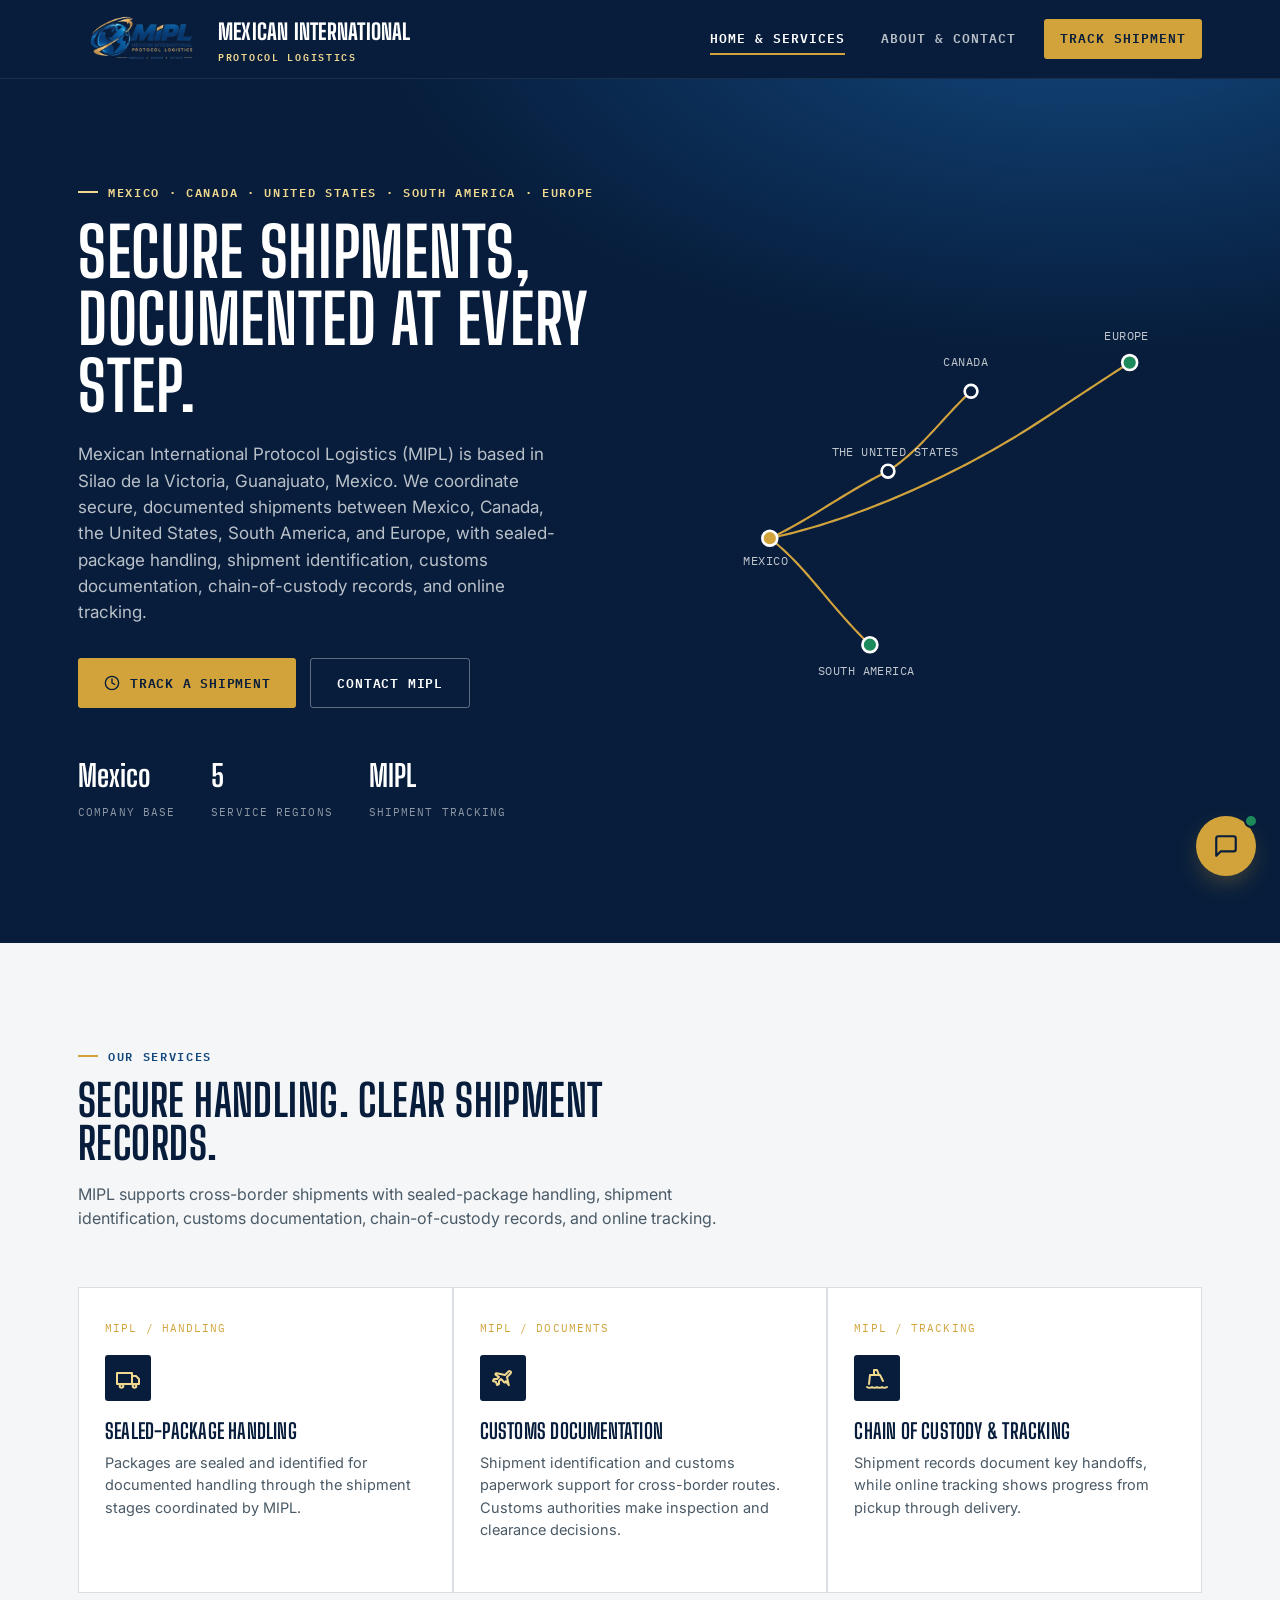
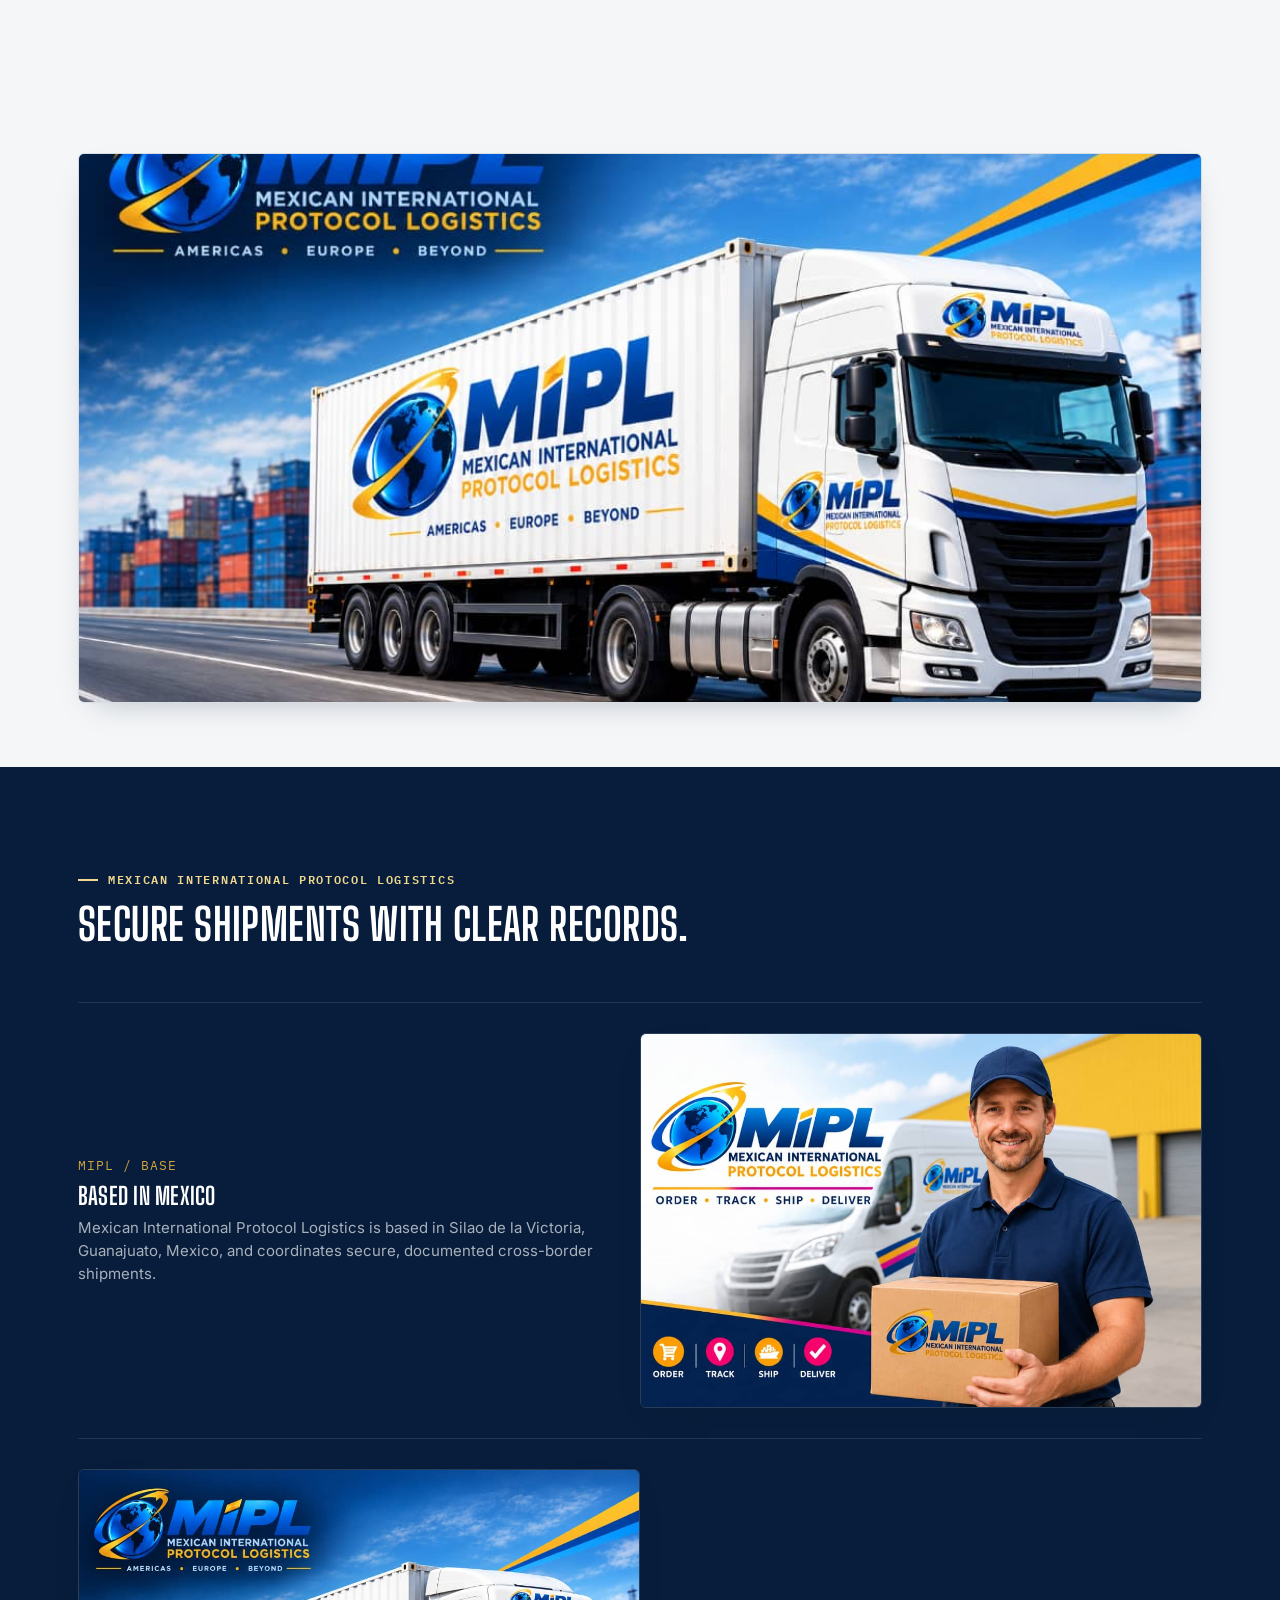
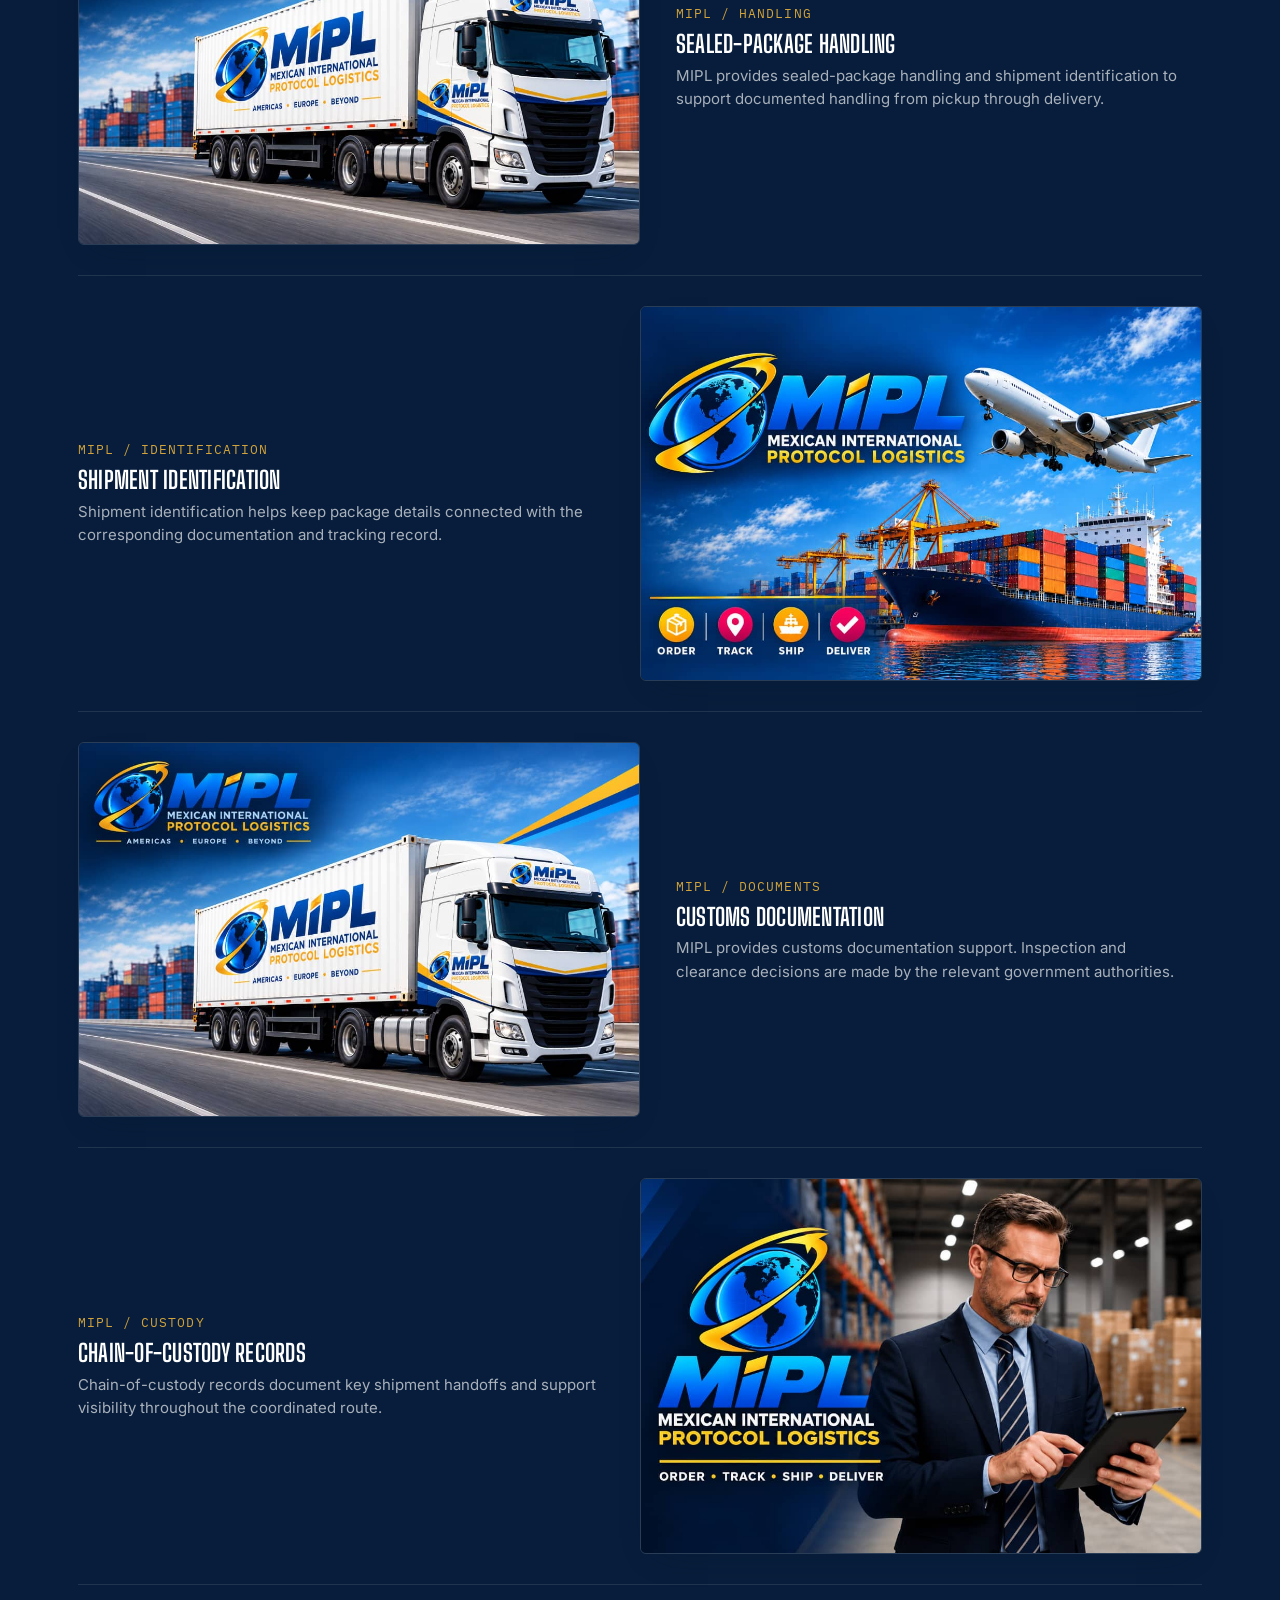
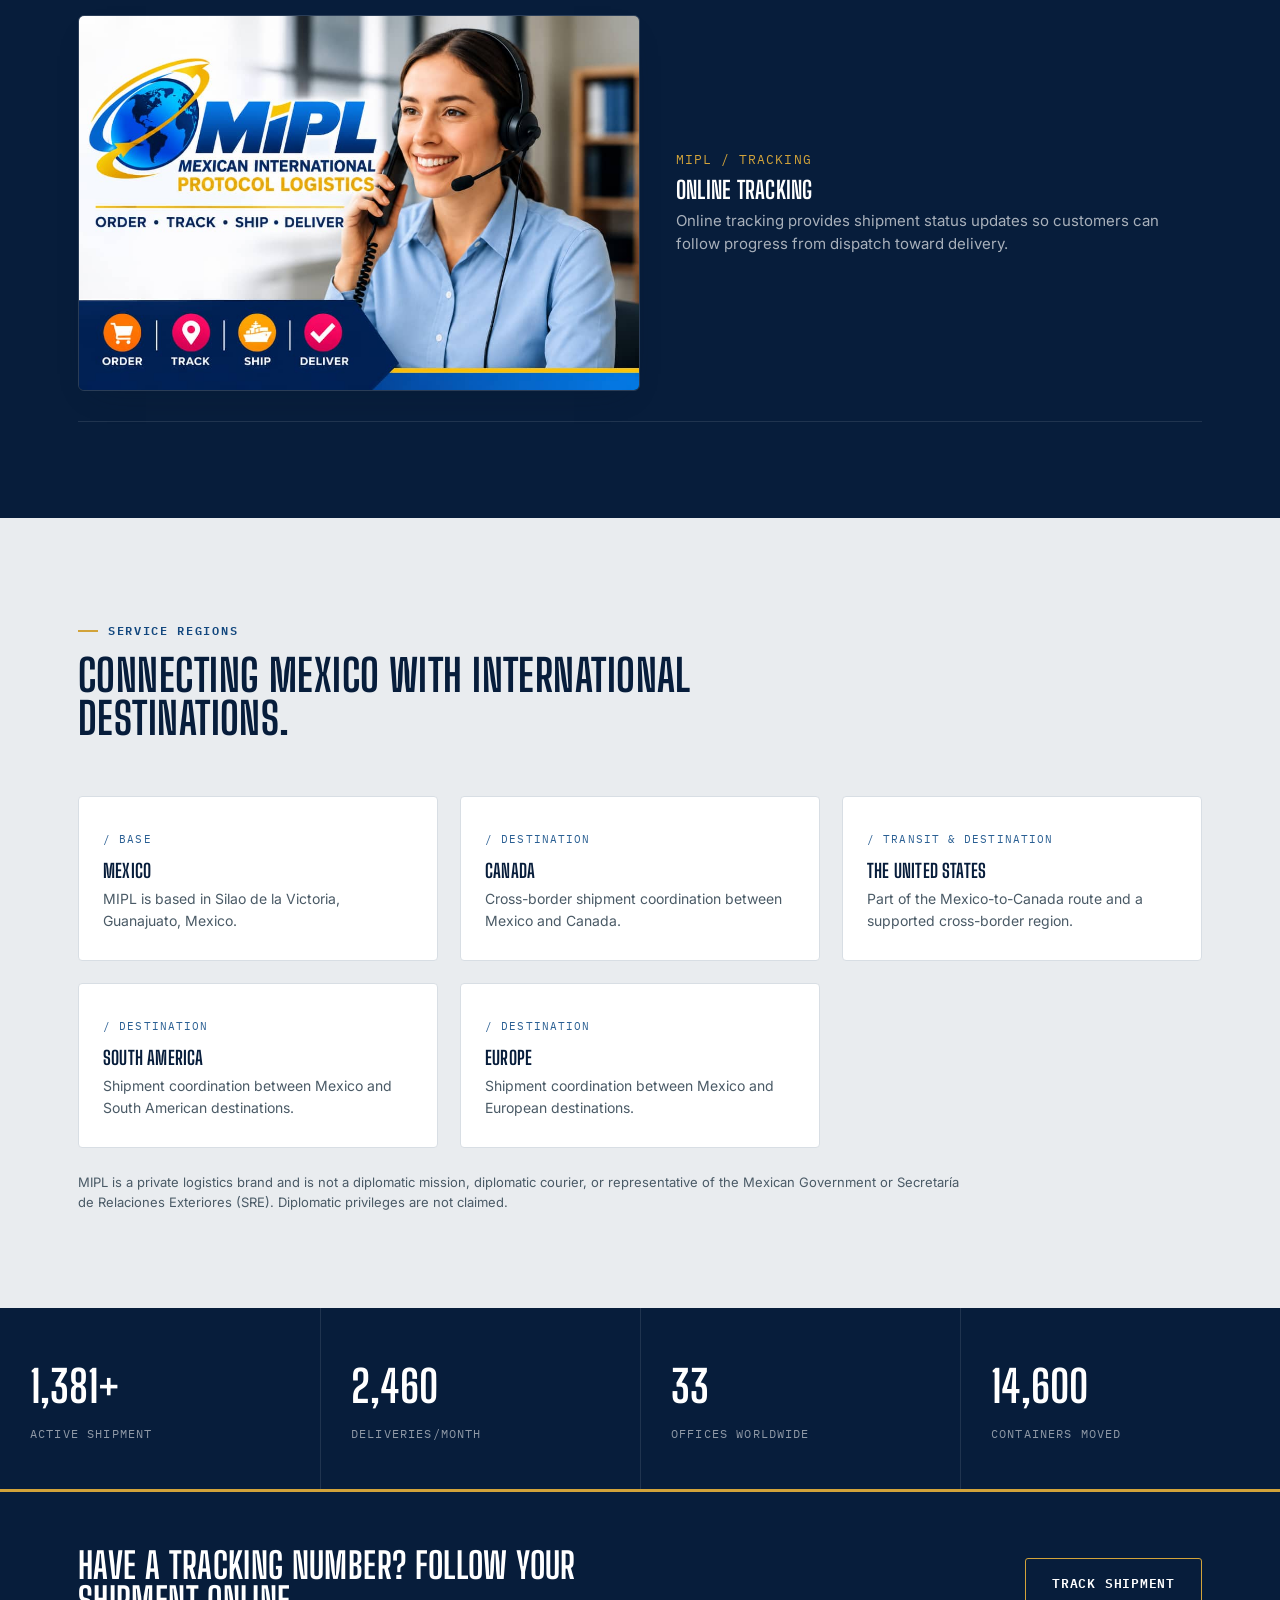
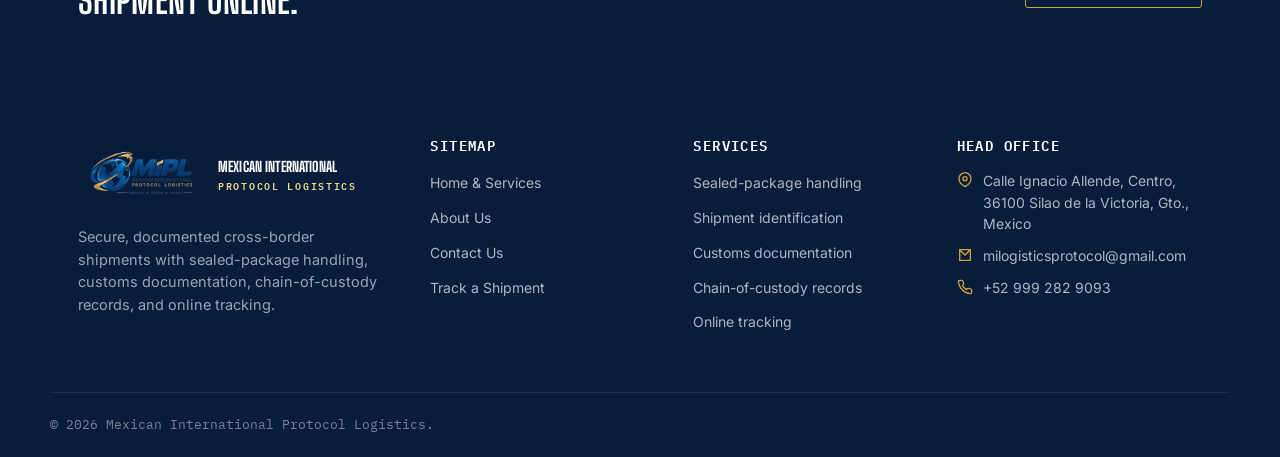
<file: index.html>
<!DOCTYPE html>
<html lang="en">
<head>
<meta charset="UTF-8">
<meta name="viewport" content="width=device-width, initial-scale=1.0">
<title>Mexican International Protocol Logistics (MIPL)</title>
<meta name="description" content="MIPL is a Mexico-based cross-border logistics service for secure, documented shipments between Mexico, Canada, the United States, South America, and Europe.">

<link rel="icon" type="image/png" href="image/favicon.png">
<link rel="stylesheet" href="css/style.css">
</head>
<body>

<header class="site-header">
  <div class="wrap header-inner">
    <a href="index.html" class="brand">
      <span class="brand-mark"><img src="image/logo.png" alt="Mexican International Protocol Logistics logo"></span>
      <span>Mexican International<br><small>Protocol Logistics</small></span>
    </a>
    <button class="nav-toggle" type="button" aria-label="Toggle navigation" aria-expanded="false">
      <span></span><span></span><span></span>
    </button>
    <nav class="main-nav" aria-label="Primary">
      <a href="index.html" class="is-active">Home &amp; Services</a>
      <a href="about-contact.html">About &amp; Contact</a>
      <a href="my-shipment.html" class="nav-cta">Track Shipment</a>
    </nav>
  </div>
</header>

<!-- ============================================================ HERO -->
<section class="hero">
  <div class="wrap hero-grid">
    <div>
      <span class="eyebrow hero-eyebrow">Mexico &middot; Canada &middot; United States &middot; South America &middot; Europe</span>
      <h1>Secure shipments,<br>documented at every step.</h1>
      <p class="lede">Mexican International Protocol Logistics (MIPL) is based in Silao de la Victoria, Guanajuato, Mexico. We coordinate secure, documented shipments between Mexico, Canada, the United States, South America, and Europe, with sealed-package handling, shipment identification, customs documentation, chain-of-custody records, and online tracking.</p>
      <div class="hero-actions">
        <a href="my-shipment.html" class="btn btn-signal">
          <svg viewBox="0 0 24 24" fill="none" stroke="currentColor" stroke-width="2" stroke-linecap="round" stroke-linejoin="round"><circle cx="12" cy="12" r="10"/><path d="M12 6v6l4 2"/></svg>
          Track a Shipment
        </a>
        <a href="about-contact.html#quote" class="btn btn-outline">Contact MIPL</a>
      </div>
      <div class="hero-stats">
        <div class="hero-stat"><b>Mexico</b><span>Company Base</span></div>
        <div class="hero-stat"><b>5</b><span>Service Regions</span></div>
        <div class="hero-stat"><b>MIPL</b><span>Shipment Tracking</span></div>
      </div>
    </div>
    <div class="route-fig">
      <svg viewBox="0 0 480 360" xmlns="http://www.w3.org/2000/svg" role="img" aria-label="Routes from Mexico through the United States to Canada, and from Mexico to South America and Europe">
        <path class="route-path" d="M74,220 C112,203 145,176 185,157 C215,138 237,106 263,82"/>
        <path class="route-path is-live" d="M74,220 C112,203 145,176 185,157 C215,138 237,106 263,82"/>
        <path class="route-path" d="M74,220 C110,248 130,284 168,320"/>
        <path class="route-path is-live" d="M74,220 C110,248 130,284 168,320"/>
        <path class="route-path" d="M74,220 C160,202 260,155 331,108 C363,87 390,69 412,55"/>
        <path class="route-path is-live" d="M74,220 C160,202 260,155 331,108 C363,87 390,69 412,55"/>
        <circle class="route-node origin" cx="74" cy="220" r="7"/>
        <text class="route-tag" x="49" y="245">MEXICO</text>
        <circle class="route-node" cx="185" cy="157" r="6"/>
        <text class="route-tag" x="132" y="143">THE UNITED STATES</text>
        <circle class="route-node" cx="263" cy="82" r="6"/>
        <text class="route-tag" x="237" y="58">CANADA</text>
        <circle class="route-node dest" cx="168" cy="320" r="7"/>
        <text class="route-tag" x="119" y="348">SOUTH AMERICA</text>
        <circle class="route-node dest" cx="412" cy="55" r="7"/>
        <text class="route-tag" x="388" y="34">EUROPE</text>
      </svg>
    </div>
  </div>
</section>

<!-- ============================================================ SERVICES -->
<section class="section" id="services">
  <div class="wrap">
    <div class="section-head">
      <span class="eyebrow">Our Services</span>
      <h2>Secure handling. Clear shipment records.</h2>
      <p>MIPL supports cross-border shipments with sealed-package handling, shipment identification, customs documentation, chain-of-custody records, and online tracking.</p>
    </div>
  </div>
  <div class="wrap">
    <div class="card-grid">

      <article class="service-card">
        <span class="code">MIPL / HANDLING</span>
        <div class="service-icon">
          <svg viewBox="0 0 24 24" fill="none" stroke="currentColor" stroke-width="2" stroke-linecap="round" stroke-linejoin="round"><rect x="1" y="7" width="15" height="11"/><path d="M16 10h4l3 3v5h-7z"/><circle cx="5.5" cy="20" r="1.8"/><circle cx="18.5" cy="20" r="1.8"/></svg>
        </div>
        <h3>Sealed-Package Handling</h3>
        <p>Packages are sealed and identified for documented handling through the shipment stages coordinated by MIPL.</p>
      </article>

      <article class="service-card">
        <span class="code">MIPL / DOCUMENTS</span>
        <div class="service-icon">
          <svg viewBox="0 0 24 24" fill="none" stroke="currentColor" stroke-width="2" stroke-linecap="round" stroke-linejoin="round"><path d="M17.8 19.2 16 11l3.5-3.5a1.4 1.4 0 0 0-2-2L14 9l-8.2-1.8a1 1 0 0 0-1 1.65L8 11l-2 2H3l-1 2 3 1 1 3 2-1v-3l2-2 3.15 3.2a1 1 0 0 0 1.65-1z"/></svg>
        </div>
        <h3>Customs Documentation</h3>
        <p>Shipment identification and customs paperwork support for cross-border routes. Customs authorities make inspection and clearance decisions.</p>
      </article>

      <article class="service-card">
        <span class="code">MIPL / TRACKING</span>
        <div class="service-icon">
          <svg viewBox="0 0 24 24" fill="none" stroke="currentColor" stroke-width="2" stroke-linecap="round" stroke-linejoin="round"><path d="M2 21c1.6 1 3.4 1 5 0 1.6 1 3.4 1 5 0 1.6 1 3.4 1 5 0 1.6 1 3.4 1 5 0"/><path d="M4 18l1-9h10l3 6"/><path d="M9 9V4h3l2 5"/></svg>
        </div>
        <h3>Chain of Custody &amp; Tracking</h3>
        <p>Shipment records document key handoffs, while online tracking shows progress from pickup through delivery.</p>
      </article>

    </div>
  </div>
</section>

<!-- ============================================================ PHOTO BANNER -->
<section class="section-tight">
  <div class="wrap">
    <div class="media-frame" style="height:550px;">
      <img src="image/hero-placeholder.jpeg" alt="Mexican International Protocol Logistics cross-border shipments">
    </div>
  </div>
</section>

<!-- ============================================================ WHY CHOOSE US -->
<section class="section section-navy">
  <div class="wrap">
    <div class="section-head">
      <span class="eyebrow hero-eyebrow">Mexican International Protocol Logistics</span>
      <h2>Secure shipments with clear records.</h2>
    </div>
    <div class="reason-list">
      <div class="reason-row">
        <div class="media-frame on-dark reason-img" style="width: 50%; height: 100%;"><img src="image/reason-01.jpeg" alt="MIPL cross-border logistics"></div>
        <div class="reason-content">
          <span class="reason-code">MIPL / BASE</span>
          <h3>Based in Mexico</h3>
          <p>Mexican International Protocol Logistics is based in Silao de la Victoria, Guanajuato, Mexico, and coordinates secure, documented cross-border shipments.</p>
        </div>
      </div>
      <div class="reason-row">
        <div class="media-frame on-dark reason-img" style="width: 50%; height: 100%;"><img src="image/reason-02.jpeg" alt="Sealed-package handling"></div>
        <div class="reason-content">
          <span class="reason-code">MIPL / HANDLING</span>
          <h3>Sealed-Package Handling</h3>
          <p>MIPL provides sealed-package handling and shipment identification to support documented handling from pickup through delivery.</p>
        </div>
      </div>
      <div class="reason-row">
        <div class="media-frame on-dark reason-img" style="width: 50%; height: 100%;"><img src="image/reason-03.jpeg" alt="Shipment identification"></div>
        <div class="reason-content">
          <span class="reason-code">MIPL / IDENTIFICATION</span>
          <h3>Shipment Identification</h3>
          <p>Shipment identification helps keep package details connected with the corresponding documentation and tracking record.</p>
        </div>
      </div>
      <div class="reason-row">
        <div class="media-frame on-dark reason-img" style="width: 50%; height: 100%;"><img src="image/reason-04.jpeg" alt="Customs documentation"></div>
        <div class="reason-content">
          <span class="reason-code">MIPL / DOCUMENTS</span>
          <h3>Customs Documentation</h3>
          <p>MIPL provides customs documentation support. Inspection and clearance decisions are made by the relevant government authorities.</p>
        </div>
      </div>
      <div class="reason-row">
        <div class="media-frame on-dark reason-img" style="width: 50%; height: 100%;"><img src="image/reason-05.jpeg" alt="Shipment chain-of-custody records"></div>
        <div class="reason-content">
          <span class="reason-code">MIPL / CUSTODY</span>
          <h3>Chain-of-Custody Records</h3>
          <p>Chain-of-custody records document key shipment handoffs and support visibility throughout the coordinated route.</p>
        </div>
      </div>
      <div class="reason-row">
        <div class="media-frame on-dark reason-img" style="width: 50%; height: 100%;"><img src="image/reason-06.jpeg" alt="Online shipment tracking"></div>
        <div class="reason-content">
          <span class="reason-code">MIPL / TRACKING</span>
          <h3>Online Tracking</h3>
          <p>Online tracking provides shipment status updates so customers can follow progress from dispatch toward delivery.</p>
        </div>
      </div>
    </div>
  </div>
</section>

<!-- ============================================================ INDUSTRIES -->
<section class="section section-dim">
  <div class="wrap">
    <div class="section-head">
      <span class="eyebrow">Service Regions</span>
      <h2>Connecting Mexico with international destinations.</h2>
    </div>
    <div class="industry-grid">
      <div class="industry-card"><span class="code">/ BASE</span><h3>Mexico</h3><p>MIPL is based in Silao de la Victoria, Guanajuato, Mexico.</p></div>
      <div class="industry-card"><span class="code">/ DESTINATION</span><h3>Canada</h3><p>Cross-border shipment coordination between Mexico and Canada.</p></div>
      <div class="industry-card"><span class="code">/ TRANSIT &amp; DESTINATION</span><h3>The United States</h3><p>Part of the Mexico-to-Canada route and a supported cross-border region.</p></div>
      <div class="industry-card"><span class="code">/ DESTINATION</span><h3>South America</h3><p>Shipment coordination between Mexico and South American destinations.</p></div>
      <div class="industry-card"><span class="code">/ DESTINATION</span><h3>Europe</h3><p>Shipment coordination between Mexico and European destinations.</p></div>
    </div>
    <p style="margin-top:24px; max-width:900px; font-size:13px; color:#4A5A66;">MIPL is a private logistics brand and is not a diplomatic mission, diplomatic courier, or representative of the Mexican Government or Secretaría de Relaciones Exteriores (SRE). Diplomatic privileges are not claimed.</p>
  </div>
</section>

<!-- ============================================================ SERVICES SUMMARY -->
<div class="stats-strip">
  <div class="stat-block"><b>1,381+</b><span>Active Shipment</span></div>
  <div class="stat-block"><b>2,460</b><span>Deliveries/Month</span></div>
  <div class="stat-block"><b>33</b><span>Offices Worldwide</span></div>
  <div class="stat-block"><b>14,600</b><span>Containers Moved</span></div>
</div>

<!-- ============================================================ CTA -->
<section class="cta-banner">
  <div class="wrap cta-inner">
    <h2>Have a tracking number? Follow your shipment online.</h2>
    <a href="my-shipment.html" class="btn btn-navy">Track Shipment</a>
  </div>
</section>

<!-- ============================================================ FOOTER -->
<footer class="site-footer">
  <div class="wrap footer-grid">
    <div class="footer-brand">
      <a href="index.html" class="brand" style="color:white;">
        <span class="brand-mark"><img src="image/logo.png" alt="Mexican International Protocol Logistics logo"></span>
        <span>Mexican International<br><small>Protocol Logistics</small></span>
      </a>
      <p>Secure, documented cross-border shipments with sealed-package handling, customs documentation, chain-of-custody records, and online tracking.</p>
    </div>
    <div>
      <h4>Sitemap</h4>
      <ul>
        <li><a href="index.html">Home &amp; Services</a></li>
        <li><a href="about-contact.html">About Us</a></li>
        <li><a href="about-contact.html#contact">Contact Us</a></li>
        <li><a href="my-shipment.html">Track a Shipment</a></li>
      </ul>
    </div>
    <div>
      <h4>Services</h4>
      <ul>
        <li><a href="index.html#services">Sealed-package handling</a></li>
        <li><a href="index.html#services">Shipment identification</a></li>
        <li><a href="index.html#services">Customs documentation</a></li>
        <li><a href="index.html#services">Chain-of-custody records</a></li>
        <li><a href="index.html#services">Online tracking</a></li>
      </ul>
    </div>
    <div>
      <h4>Head Office</h4>
      <div class="footer-contact-line">
        <svg viewBox="0 0 24 24" fill="none" stroke="currentColor" stroke-width="2"><path d="M21 10c0 7-9 12-9 12s-9-5-9-12a9 9 0 0 1 18 0z"/><circle cx="12" cy="10" r="3"/></svg>
        <span>Calle Ignacio Allende, Centro, 36100 Silao de la Victoria, Gto., Mexico</span>
      </div>
      <div class="footer-contact-line">
        <svg viewBox="0 0 24 24" fill="none" stroke="currentColor" stroke-width="2"><path d="M4 4h16v16H4z"/><path d="m4 4 8 8 8-8"/></svg>
        <a href="mailto:milogisticsprotocol@gmail.com">milogisticsprotocol@gmail.com</a>
      </div>
      <div class="footer-contact-line">
        <svg viewBox="0 0 24 24" fill="none" stroke="currentColor" stroke-width="2"><path d="M22 16.92v3a2 2 0 0 1-2.18 2 19.79 19.79 0 0 1-8.63-3.07 19.5 19.5 0 0 1-6-6A19.79 19.79 0 0 1 2.12 4.2 2 2 0 0 1 4.11 2h3a2 2 0 0 1 2 1.72c.12.96.36 1.9.7 2.8a2 2 0 0 1-.45 2.11L8.09 9.91a16 16 0 0 0 6 6l1.27-1.27a2 2 0 0 1 2.11-.45c.9.34 1.84.58 2.8.7A2 2 0 0 1 22 16.92z"/></svg>
        <a href="tel:+529992829093">+52 999 282 9093</a>
      </div>
    </div>
  </div>
  <div class="wrap footer-bottom">
    <span>&copy; 2026 Mexican International Protocol Logistics.</span>
  </div>
</footer>
<script src="js/mobile-menu.js"></script>
<script src="js/chat-widget.js"></script>
</body>
</html>
</file>
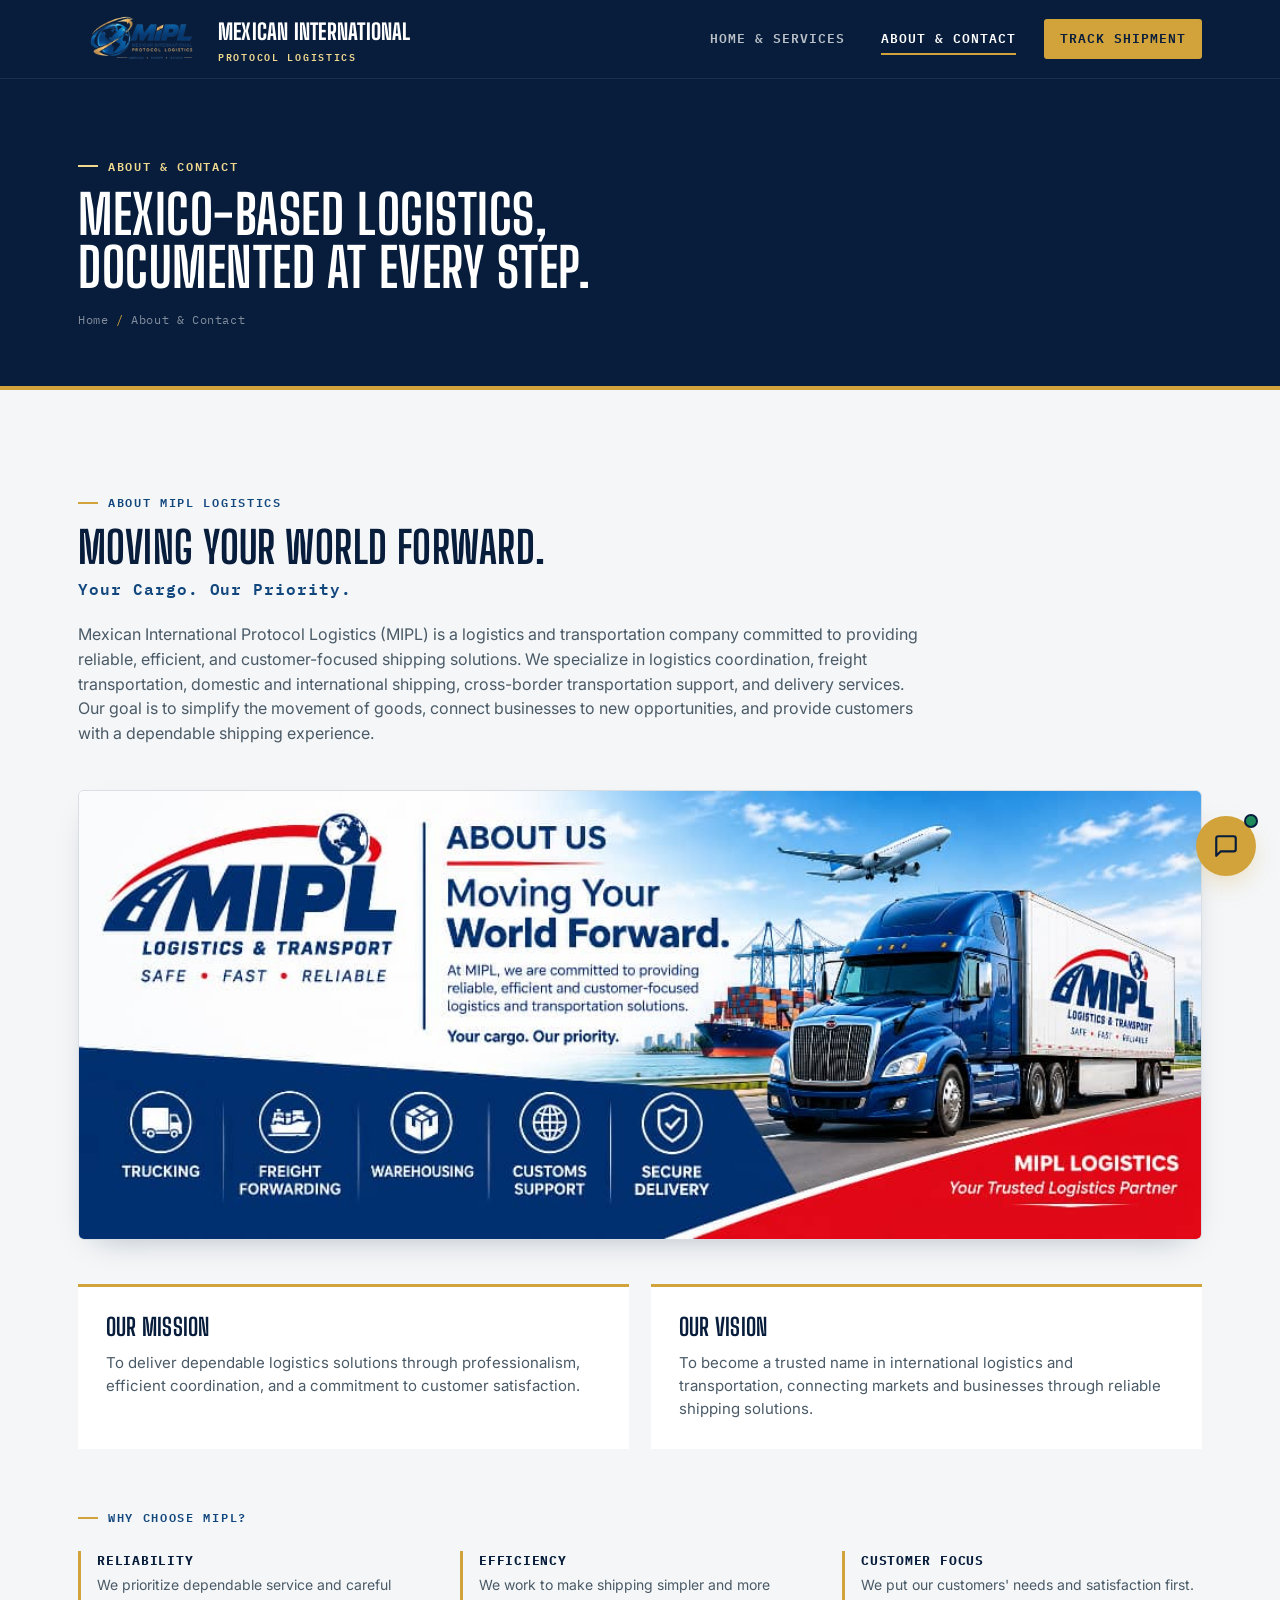
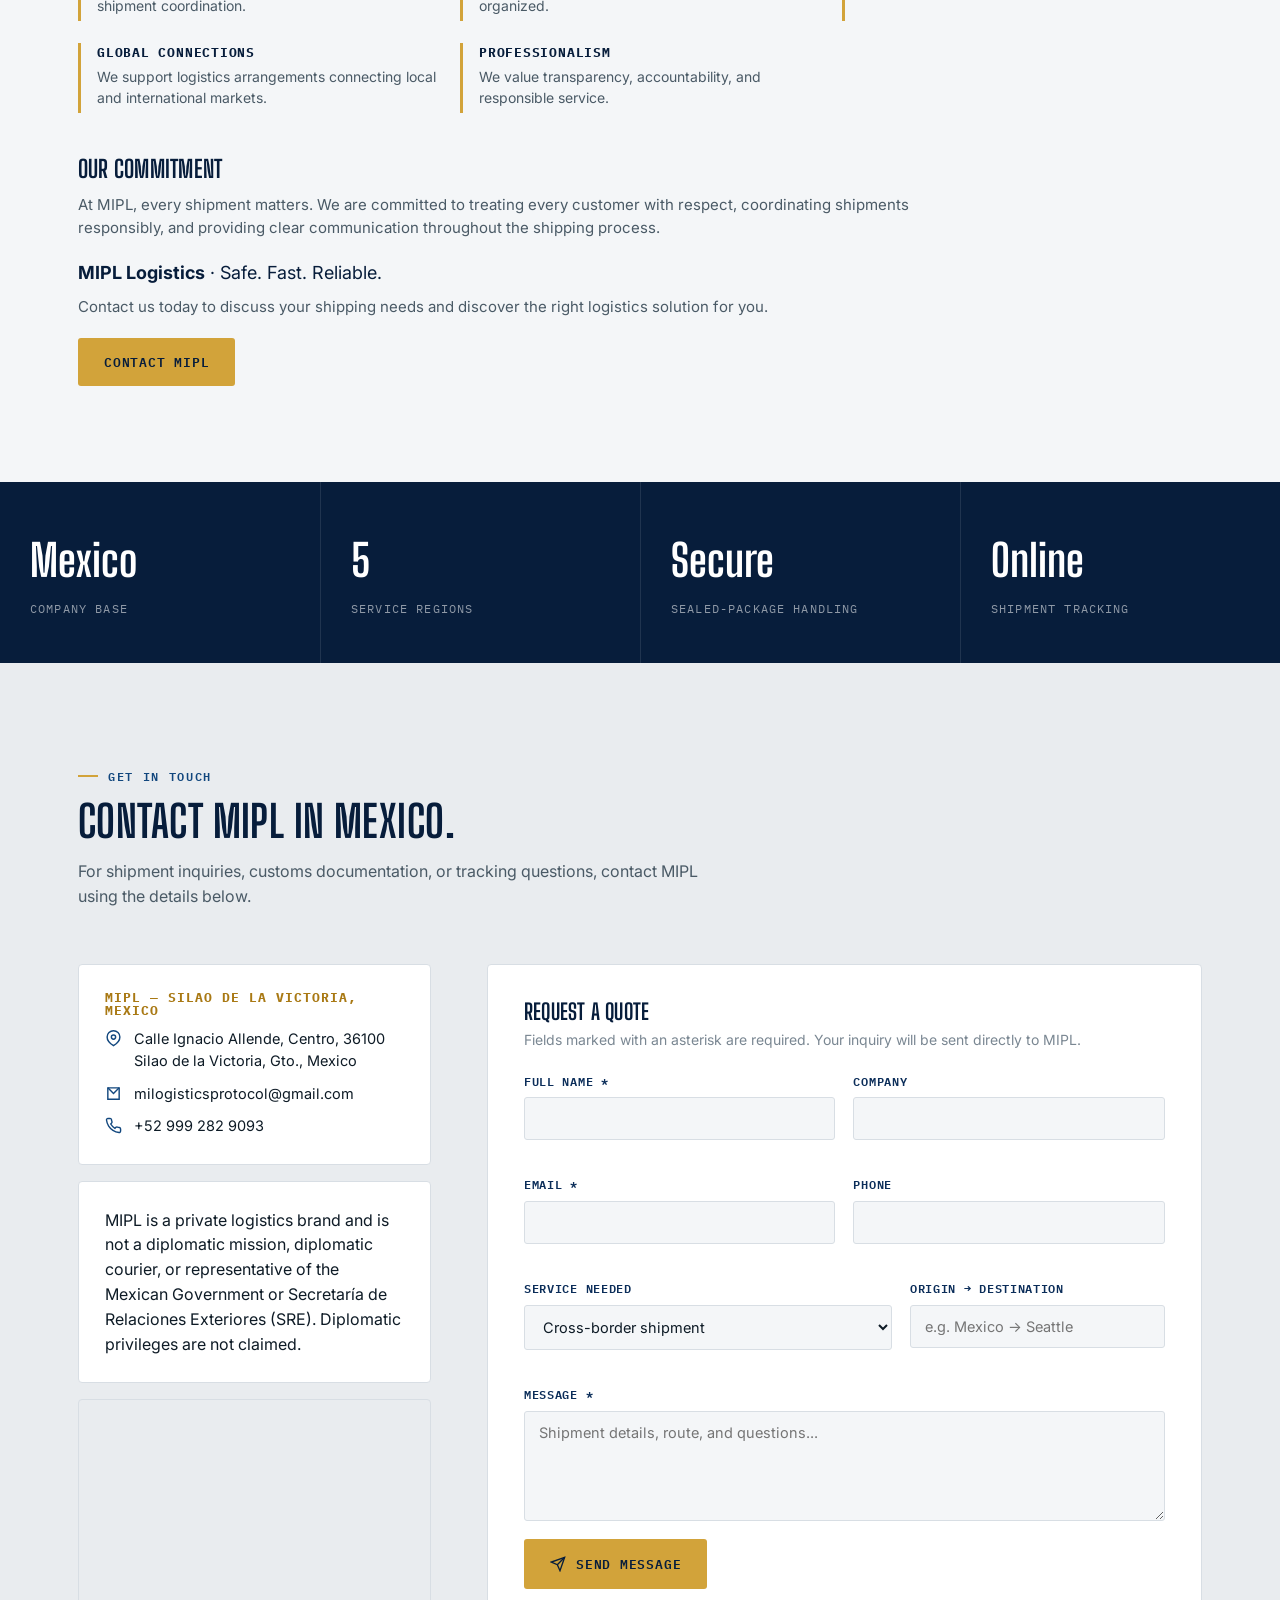
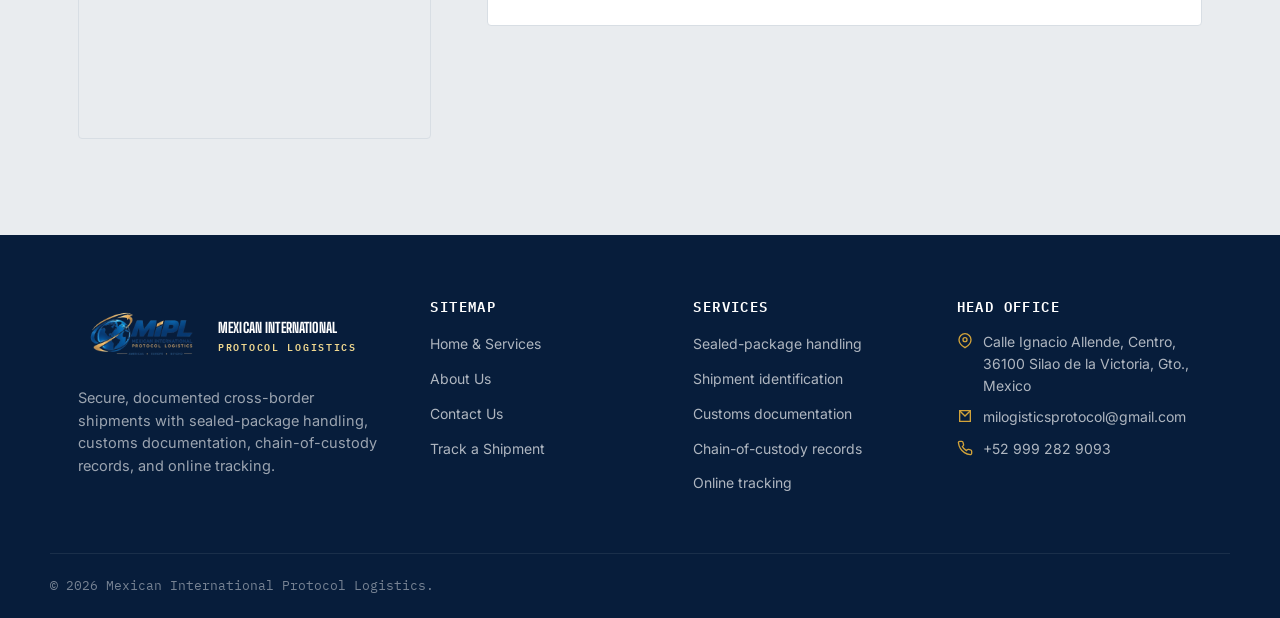
<file: about-contact.html>
<!DOCTYPE html>
<html lang="en">
<head>
<meta charset="UTF-8">
<meta name="viewport" content="width=device-width, initial-scale=1.0">
<title>About &amp; Contact — Mexican International Protocol Logistics</title>
<meta name="description" content="MIPL is a Mexico-based cross-border logistics service for shipments between Mexico, Canada, the United States, South America, and Europe.">

<link rel="icon" type="image/png" href="image/favicon.png">
<link rel="stylesheet" href="css/style.css">
</head>
<body>

<header class="site-header">
  <div class="wrap header-inner">
    <a href="index.html" class="brand">
      <span class="brand-mark"><img src="image/logo.png" alt="Mexican International Protocol Logistics logo"></span>
      <span>Mexican International<br><small>Protocol Logistics</small></span>
    </a>
    <button class="nav-toggle" type="button" aria-label="Toggle navigation" aria-expanded="false">
      <span></span><span></span><span></span>
    </button>
    <nav class="main-nav" aria-label="Primary">
      <a href="index.html">Home &amp; Services</a>
      <a href="about-contact.html" class="is-active">About &amp; Contact</a>
      <a href="my-shipment.html" class="nav-cta">Track Shipment</a>
    </nav>
  </div>
</header>

<section class="page-hero">
  <div class="wrap">
    <span class="eyebrow hero-eyebrow">About &amp; Contact</span>
    <h1>Mexico-based logistics,<br>documented at every step.</h1>
    <p class="breadcrumb"><a href="index.html">Home</a> <span>/</span> About &amp; Contact</p>
  </div>
</section>

<!-- ============================================================ ABOUT -->
<section class="section" id="about">
  <div class="wrap about-content">
    <div class="about-intro">
      <span class="eyebrow">About MIPL Logistics</span>
      <h2>Moving Your World Forward.</h2>
      <p class="about-tagline">Your Cargo. Our Priority.</p>
      <p>Mexican International Protocol Logistics (MIPL) is a logistics and transportation company committed to providing reliable, efficient, and customer-focused shipping solutions. We specialize in logistics coordination, freight transportation, domestic and international shipping, cross-border transportation support, and delivery services. Our goal is to simplify the movement of goods, connect businesses to new opportunities, and provide customers with a dependable shipping experience.</p>
    </div>
    <div class="about-banner media-frame">
      <img src="image/about-banner.jpeg" alt="MIPL Logistics transportation services and commitment to moving your world forward">
    </div>
    <div class="about-values">
      <article class="about-value">
        <h3>Our Mission</h3>
        <p>To deliver dependable logistics solutions through professionalism, efficient coordination, and a commitment to customer satisfaction.</p>
      </article>
      <article class="about-value">
        <h3>Our Vision</h3>
        <p>To become a trusted name in international logistics and transportation, connecting markets and businesses through reliable shipping solutions.</p>
      </article>
    </div>
    <div class="about-why">
      <span class="eyebrow">Why Choose MIPL?</span>
      <div class="about-benefits">
        <div class="about-benefit"><h4>Reliability</h4><p>We prioritize dependable service and careful shipment coordination.</p></div>
        <div class="about-benefit"><h4>Efficiency</h4><p>We work to make shipping simpler and more organized.</p></div>
        <div class="about-benefit"><h4>Customer Focus</h4><p>We put our customers' needs and satisfaction first.</p></div>
        <div class="about-benefit"><h4>Global Connections</h4><p>We support logistics arrangements connecting local and international markets.</p></div>
        <div class="about-benefit"><h4>Professionalism</h4><p>We value transparency, accountability, and responsible service.</p></div>
      </div>
    </div>
    <div class="about-commitment">
      <h3>Our Commitment</h3>
      <p>At MIPL, every shipment matters. We are committed to treating every customer with respect, coordinating shipments responsibly, and providing clear communication throughout the shipping process.</p>
      <p class="about-signoff"><strong>MIPL Logistics</strong> &middot; Safe. Fast. Reliable.</p>
      <p>Contact us today to discuss your shipping needs and discover the right logistics solution for you.</p>
      <a class="btn btn-signal" href="#contact">Contact MIPL</a>
    </div>
  </div>
</section>

<div class="stats-strip">
  <div class="stat-block"><b>Mexico</b><span>Company base</span></div>
  <div class="stat-block"><b>5</b><span>Service regions</span></div>
  <div class="stat-block"><b>Secure</b><span>Sealed-package handling</span></div>
  <div class="stat-block"><b>Online</b><span>Shipment tracking</span></div>
</div>

<!-- ============================================================ CONTACT -->
<section class="section section-dim" id="contact">
  <div class="wrap">
    <div class="section-head">
      <span class="eyebrow">Get In Touch</span>
      <h2>Contact MIPL in Mexico.</h2>
      <p>For shipment inquiries, customs documentation, or tracking questions, contact MIPL using the details below.</p>
    </div>

    <div class="contact-grid">

      <div>
        <div class="contact-card">
          <h4>MIPL — Silao de la Victoria, Mexico</h4>
          <div class="line"><svg viewBox="0 0 24 24" fill="none" stroke="currentColor" stroke-width="2"><path d="M21 10c0 7-9 12-9 12s-9-5-9-12a9 9 0 0 1 18 0z"/><circle cx="12" cy="10" r="3"/></svg><span>Calle Ignacio Allende, Centro, 36100 Silao de la Victoria, Gto., Mexico</span></div>
          <div class="line"><svg viewBox="0 0 24 24" fill="none" stroke="currentColor" stroke-width="2"><path d="M4 4h16v16H4z"/><path d="m4 4 8 8 8-8"/></svg><a href="mailto:milogisticsprotocol@gmail.com">milogisticsprotocol@gmail.com</a></div>
          <div class="line"><svg viewBox="0 0 24 24" fill="none" stroke="currentColor" stroke-width="2"><path d="M22 16.92v3a2 2 0 0 1-2.18 2 19.79 19.79 0 0 1-8.63-3.07 19.5 19.5 0 0 1-6-6A19.79 19.79 0 0 1 2.12 4.2 2 2 0 0 1 4.11 2h3a2 2 0 0 1 2 1.72c.12.96.36 1.9.7 2.8a2 2 0 0 1-.45 2.11L8.09 9.91a16 16 0 0 0 6 6l1.27-1.27a2 2 0 0 1 2.11-.45c.9.34 1.84.58 2.8.7A2 2 0 0 1 22 16.92z"/></svg><a href="tel:+529992829093">+52 999 282 9093</a></div>
        </div>
        <div class="contact-card">MIPL is a private logistics brand and is not a diplomatic mission, diplomatic courier, or representative of the Mexican Government or Secretaría de Relaciones Exteriores (SRE). Diplomatic privileges are not claimed.</div>

        <div class="map-embed">
          <iframe src="https://maps.google.com/maps?q=Calle%20Ignacio%20Allende%2C%20Centro%2C%2036100%20Silao%20de%20la%20Victoria%2C%20Gto.%2C%20Mexico&output=embed" style="border:0; width:100%; height:100%;" loading="lazy" title="MIPL office location map"></iframe>
        </div>
      </div>

      <div class="form-card" id="quote">
        <h3 style="font-size:22px; margin-bottom:6px;">Request a Quote</h3>
        <p style="font-size:14px; color:#7A8792; margin-bottom:22px;">Fields marked with an asterisk are required. Your inquiry will be sent directly to MIPL.</p>
        <form id="contactForm" action="https://formsubmit.co/milogisticsprotocol@gmail.com" method="POST">
          <input type="hidden" name="_subject" value="MIPL shipment inquiry">
          <input type="text" name="_honey" tabindex="-1" autocomplete="off" style="display:none">
          <div class="field-row">
            <div class="field"><label for="fname">Full name *</label><input id="fname" name="fname" type="text" required></div>
            <div class="field"><label for="company">Company</label><input id="company" name="company" type="text"></div>
          </div>
          <div class="field-row">
            <div class="field"><label for="email">Email *</label><input id="email" name="email" type="email" required></div>
            <div class="field"><label for="phone">Phone</label><input id="phone" name="phone" type="tel"></div>
          </div>
          <div class="field-row">
            <div class="field">
              <label for="service">Service needed</label>
              <select id="service" name="service">
                <option>Cross-border shipment</option>
                <option>Sealed-package handling</option>
                <option>Customs documentation</option>
                <option>Chain-of-custody records and online tracking</option>
                <option>Not sure yet</option>
              </select>
            </div>
            <div class="field">
              <label for="lane">Origin → Destination</label>
              <input id="lane" name="lane" type="text" placeholder="e.g. Mexico → Seattle">
            </div>
          </div>
          <div class="field">
            <label for="message">Message *</label>
            <textarea id="message" name="message" required placeholder="Shipment details, route, and questions..."></textarea>
          </div>
          <button type="submit" class="btn btn-signal">
            <svg viewBox="0 0 24 24" fill="none" stroke="currentColor" stroke-width="2"><path d="m22 2-7 20-4-9-9-4z"/><path d="M22 2 11 13"/></svg>
            Send Message
          </button>
          <div class="form-success" id="formSuccess" role="status" aria-live="polite">
            <svg viewBox="0 0 24 24" fill="none" stroke="currentColor" stroke-width="2"><path d="M22 11.08V12a10 10 0 1 1-5.93-9.14"/><path d="m22 4-10 10-3-3"/></svg>
            <span>Your inquiry was sent to MIPL. Thank you for contacting us.</span>
          </div>
          <div class="form-error" id="formError" role="alert" hidden></div>
        </form>
      </div>

    </div>
  </div>
</section>

<footer class="site-footer">
  <div class="wrap footer-grid">
    <div class="footer-brand">
      <a href="index.html" class="brand" style="color:white;">
        <span class="brand-mark"><img src="image/logo.png" alt="Mexican International Protocol Logistics logo"></span>
        <span>Mexican International<br><small>Protocol Logistics</small></span>
      </a>
      <p>Secure, documented cross-border shipments with sealed-package handling, customs documentation, chain-of-custody records, and online tracking.</p>
    </div>
    <div>
      <h4>Sitemap</h4>
      <ul>
        <li><a href="index.html">Home &amp; Services</a></li>
        <li><a href="about-contact.html">About Us</a></li>
        <li><a href="about-contact.html#contact">Contact Us</a></li>
        <li><a href="my-shipment.html">Track a Shipment</a></li>
      </ul>
    </div>
    <div>
      <h4>Services</h4>
      <ul>
        <li><a href="index.html#services">Sealed-package handling</a></li>
        <li><a href="index.html#services">Shipment identification</a></li>
        <li><a href="index.html#services">Customs documentation</a></li>
        <li><a href="index.html#services">Chain-of-custody records</a></li>
        <li><a href="index.html#services">Online tracking</a></li>
      </ul>
    </div>
    <div>
      <h4>Head Office</h4>
      <div class="footer-contact-line">
        <svg viewBox="0 0 24 24" fill="none" stroke="currentColor" stroke-width="2"><path d="M21 10c0 7-9 12-9 12s-9-5-9-12a9 9 0 0 1 18 0z"/><circle cx="12" cy="10" r="3"/></svg>
        <span>Calle Ignacio Allende, Centro, 36100 Silao de la Victoria, Gto., Mexico</span>
      </div>
      <div class="footer-contact-line">
        <svg viewBox="0 0 24 24" fill="none" stroke="currentColor" stroke-width="2"><path d="M4 4h16v16H4z"/><path d="m4 4 8 8 8-8"/></svg>
        <a href="mailto:milogisticsprotocol@gmail.com">milogisticsprotocol@gmail.com</a>
      </div>
      <div class="footer-contact-line">
        <svg viewBox="0 0 24 24" fill="none" stroke="currentColor" stroke-width="2"><path d="M22 16.92v3a2 2 0 0 1-2.18 2 19.79 19.79 0 0 1-8.63-3.07 19.5 19.5 0 0 1-6-6A19.79 19.79 0 0 1 2.12 4.2 2 2 0 0 1 4.11 2h3a2 2 0 0 1 2 1.72c.12.96.36 1.9.7 2.8a2 2 0 0 1-.45 2.11L8.09 9.91a16 16 0 0 0 6 6l1.27-1.27a2 2 0 0 1 2.11-.45c.9.34 1.84.58 2.8.7A2 2 0 0 1 22 16.92z"/></svg>
        <a href="tel:+529992829093">+52 999 282 9093</a>
      </div>
    </div>
  </div>
  <div class="wrap footer-bottom">
    <span>&copy; 2026 Mexican International Protocol Logistics.</span>
  </div>
</footer>

<script src="js/about-contact.js"></script>
<script src="js/mobile-menu.js"></script>
<script src="js/chat-widget.js"></script>
</body>
</html>
</file>
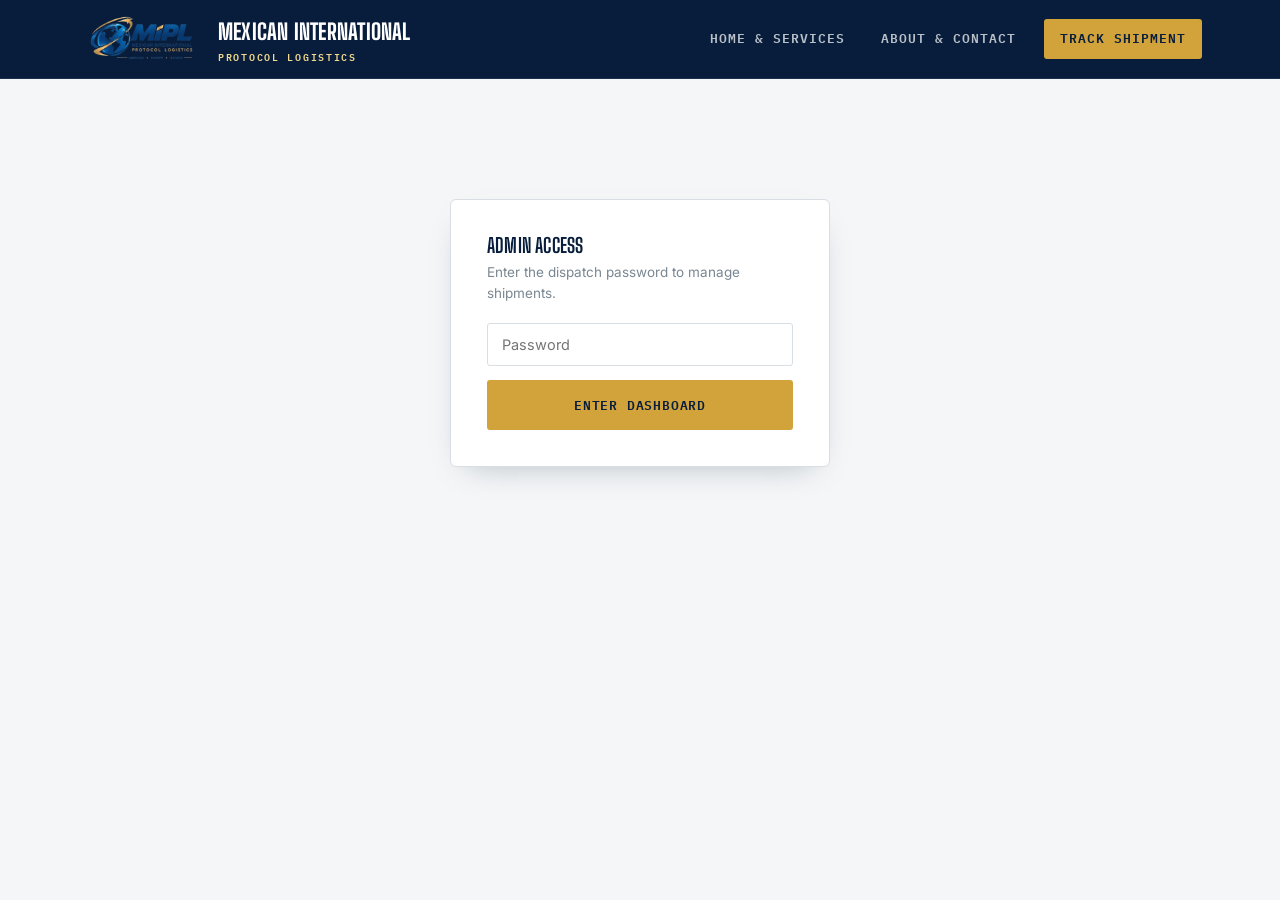
<file: admin.html>
<!DOCTYPE html>
<html lang="en">
<head>
<meta charset="UTF-8">
<meta name="viewport" content="width=device-width, initial-scale=1.0">
<title>Admin — Mexican International Protocol Logistics</title>
<meta name="robots" content="noindex, nofollow">
<link rel="icon" type="image/png" href="image/favicon.png">
<link rel="stylesheet" href="css/style.css">
<style>
  .admin-wrap{ max-width:1180px; margin:0 auto; padding:32px 28px 80px; }
  .admin-topbar{
    display:flex; align-items:center; justify-content:space-between;
    margin-bottom:28px; flex-wrap:wrap; gap:14px;
  }
  .admin-topbar h1{ font-size:26px; margin:0; }
  .admin-count{
    font-family:var(--font-mono); font-size:12px; color:#7A8792;
    letter-spacing:0.05em;
  }
  .gate{
    max-width:380px; margin:120px auto; background:var(--white);
    border:1px solid var(--line); border-radius:6px; padding:36px;
    box-shadow:var(--shadow-soft);
  }
  .gate h2{ font-size:20px; margin-bottom:6px; }
  .gate p{ font-size:13.5px; color:#7A8792; margin-bottom:20px; }
  .gate input{
    width:100%; border:1.5px solid var(--line); border-radius:3px;
    padding:12px 14px; font-size:14.5px; margin-bottom:14px;
  }
  .gate .gate-error{ color:#B23A2E; font-size:13px; margin-bottom:12px; display:none; }
  .gate .gate-error.show{ display:block; }

  .ship-table{ width:100%; border-collapse:collapse; background:var(--white); }
  .ship-table th{
    text-align:left; font-family:var(--font-mono); font-size:11px;
    letter-spacing:0.06em; text-transform:uppercase; color:#7A8792;
    padding:10px 12px; border-bottom:2px solid var(--line); white-space:nowrap;
  }
  .ship-table td{
    padding:10px 12px; border-bottom:1px solid var(--line); font-size:13.5px;
    vertical-align:top;
  }
  .ship-table tr:hover td{ background:#FAFBFC; }
  .ship-table .mono{ font-family:var(--font-mono); font-size:12.5px; }
  .ship-table select, .ship-table input, .ship-table textarea{
    border:1.5px solid var(--line); border-radius:3px; padding:7px 9px;
    font-size:13px; width:100%; min-width:150px;
  }
  .ship-table textarea{ min-height:38px; resize:vertical; }
  .row-save{
    background:var(--signal); color:var(--white); border:none; border-radius:3px;
    padding:8px 14px; font-family:var(--font-mono); font-size:11.5px;
    font-weight:600; letter-spacing:0.05em; text-transform:uppercase; white-space:nowrap;
  }
  .row-save:hover{ background:var(--signal-deep); }
  .row-save.saved{ background:var(--ok); }
  .row-save:disabled{ opacity:0.5; }
  .table-wrap{ overflow-x:auto; border:1px solid var(--line); border-radius:6px; }
  .empty-state{ text-align:center; padding:60px 20px; color:#7A8792; }
  .refresh-row{ display:flex; gap:10px; }
  .refresh-row .btn{ padding:10px 18px; font-size:12px; }

  .modal-backdrop{
    display:none; position:fixed; inset:0; background:rgba(10,27,43,0.55);
    z-index:1000; align-items:center; justify-content:center; padding:20px;
  }
  .modal-backdrop.open{ display:flex; }
  .modal-box{
    background:var(--white); border-radius:6px; max-width:480px; width:100%;
    padding:28px; box-shadow:var(--shadow-soft);
  }
  .modal-box h3{ font-size:19px; margin-bottom:4px; }
  .modal-box .mono-sub{ font-family:var(--font-mono); font-size:12px; color:#7A8792; margin-bottom:20px; display:block; }
  .modal-field{ margin-bottom:14px; }
  .modal-field label{
    display:block; font-family:var(--font-mono); font-size:11px; letter-spacing:0.06em;
    text-transform:uppercase; color:var(--navy-800); margin-bottom:6px;
  }
  .modal-field input, .modal-field select{
    width:100%; border:1.5px solid var(--line); border-radius:3px; padding:10px 12px; font-size:14px;
  }
  .modal-actions{ display:flex; gap:10px; margin-top:22px; }
  .modal-actions .btn{ flex:1; justify-content:center; padding:11px; }
  .modal-cancel{
    background:var(--white); border:1px solid var(--line); color:var(--navy-800);
    border-radius:3px; font-family:var(--font-mono); font-size:12.5px; font-weight:600;
    letter-spacing:0.05em; text-transform:uppercase; flex:1; cursor:pointer;
  }

  @media print{
    .site-header, .gate, .admin-topbar, .chat-launcher, .chat-panel, #chatLauncher, #chatPanel{ display:none !important; }
    body{ background:white; }
    .admin-wrap{ padding:0; max-width:none; }
    .print-title{ display:block !important; margin-bottom:18px; }
    .print-table select, .print-table input, .print-table textarea{ display:none; }
  }
  .print-title{ display:none; font-family:var(--font-display); font-size:22px; text-transform:uppercase; color:var(--navy-900); }
  .print-table{ width:100%; border-collapse:collapse; }
  .print-table th, .print-table td{ border:1px solid #ccc; padding:8px 10px; font-size:12px; text-align:left; }
  .print-table th{ background:#eee; }
</style>
</head>
<body>

<header class="site-header">
  <div class="wrap header-inner">
    <a href="index.html" class="brand">
      <span class="brand-mark"><img src="image/logo.png" alt="Mexican International Protocol Logistics logo"></span>
      <span>Mexican International<br><small>Protocol Logistics</small></span>
    </a>
    <button class="nav-toggle" type="button" aria-label="Toggle navigation" aria-expanded="false">
      <span></span><span></span><span></span>
    </button>
    <nav class="main-nav" aria-label="Primary">
      <a href="index.html">Home &amp; Services</a>
      <a href="about-contact.html">About &amp; Contact</a>
      <a href="my-shipment.html" class="nav-cta">Track Shipment</a>
    </nav>
  </div>
</header>

<!-- ---------------------------------------------------------------- PASSWORD GATE -->
<div class="gate" id="gate">
  <h2>Admin Access</h2>
  <p>Enter the dispatch password to manage shipments.</p>
  <input type="password" id="gatePassword" placeholder="Password" autocomplete="off">
  <p class="gate-error" id="gateError">Incorrect password, or the connection failed. Try again.</p>
  <button class="btn btn-signal" id="gateSubmit" style="width:100%; justify-content:center;">Enter Dashboard</button>
</div>

<!-- ---------------------------------------------------------------- DASHBOARD -->
<div class="admin-wrap" id="dashboard" style="display:none;">
  <div class="admin-topbar">
    <div>
      <h1>Shipment Dashboard</h1>
      <span class="admin-count" id="shipCount">Loading…</span>
    </div>
    <div class="refresh-row">
      <button class="btn btn-outline" style="color:var(--navy-900); border-color:var(--line);" id="refreshList">
        <svg viewBox="0 0 24 24" fill="none" stroke="currentColor" stroke-width="2" width="14" height="14"><path d="M21 12a9 9 0 1 1-2.6-6.3M21 4v5h-5"/></svg>
        Refresh
      </button>
      <button class="btn btn-navy" id="printList">
        <svg viewBox="0 0 24 24" fill="none" stroke="currentColor" stroke-width="2" width="14" height="14"><path d="M6 9V2h12v7M6 18H4a2 2 0 0 1-2-2v-5a2 2 0 0 1 2-2h16a2 2 0 0 1 2 2v5a2 2 0 0 1-2 2h-2M6 14h12v8H6z"/></svg>
        Print / Export
      </button>
    </div>
  </div>

  <div class="table-wrap">
    <table class="ship-table" id="shipTable">
      <thead>
        <tr>
          <th>Tracking #</th>
          <th>Reference</th>
          <th>Service</th>
          <th>Route</th>
          <th>Item Description</th>
          <th>Unit / Qty</th>
          <th>Status</th>
          <th>Current Location</th>
          <th>Lat / Lng</th>
          <th>ETA</th>
          <th>Notes</th>
          <th>Updated</th>
          <th></th>
        </tr>
      </thead>
      <tbody id="shipTableBody"></tbody>
    </table>
    <div class="empty-state" id="emptyState" style="display:none;">No shipments yet.</div>
  </div>

  <div id="renderErrorBox" style="display:none; margin-top:14px; background:#FDECEA; border:1px solid #F5C2BC; color:#B23A2E; padding:12px 16px; border-radius:4px; font-size:13px; font-family:var(--font-mono);"></div>

  <p style="font-size:12.5px; color:#7A8792; margin-top:14px; font-family:var(--font-mono);">
    Tip: Edit Current Location and save to look up Lat/Lng automatically. If the location cannot be
    found, enter both coordinates manually or use them to pin an exact address.
  </p>
</div>

<!-- ---------------------------------------------------------------- EDIT MODAL -->
<div class="modal-backdrop" id="editBackdrop">
  <div class="modal-box">
    <h3>Edit Shipment</h3>
    <span class="mono-sub" id="editTrackingLabel">MIPL-XXXXXXX-MX</span>

    <div class="modal-field">
      <label for="editReference">Reference / Customer</label>
      <input id="editReference" type="text">
    </div>
    <div class="modal-field">
      <label for="editService">Service</label>
      <select id="editService">
        <option value="Cross-Border Shipment">Cross-border shipment</option>
        <option value="Sealed-Package Handling">Sealed-package handling</option>
        <option value="Customs Documentation">Customs documentation</option>
        <option value="Chain-of-Custody Records and Online Tracking">Chain-of-custody records and online tracking</option>
      </select>
    </div>
    <div class="modal-field">
      <label for="editOrigin">Origin (pickup location)</label>
      <input id="editOrigin" type="text">
    </div>
    <div class="modal-field">
      <label for="editDestination">Destination</label>
      <input id="editDestination" type="text">
    </div>
    <p style="font-size:12px; color:#7A8792; margin-top:-6px;">Changing Origin or Destination re-locates the map pins and updates the route shown to the customer.</p>

    <div class="modal-actions">
      <button class="modal-cancel" id="editCancel">Cancel</button>
      <button class="btn btn-signal" id="editSave">Save Changes</button>
    </div>
  </div>
</div>

<script>
const APPS_SCRIPT_URL = "https://script.google.com/macros/s/AKfycbzjE4WszH2PcKHfyVx1LvivESppOpOrwwrN8gOk8XDVzptm1cXxoEJ2cODdllGqSU_e/exec";

const STATUS_SUGGESTIONS = [
  "Picked Up",
  "Departed Origin Hub",
  "In Transit",
  "Customs Inspection",
  "Arrived Destination Country",
  "Out For Delivery",
  "Delivered"
];

// Blocks obvious payment-demand phrasing from being saved as a status —
// legitimate customs holds get routed through a real invoice, not a
// status message asking the customer to pay to release their package.
const BLOCKED_STATUS_PATTERNS = [
  /clearance\s*fee/i,
  /release\s*fee/i,
  /pay(ment)?\s*(to|before)\s*(release|deliver|proceed)/i,
  /send\s*payment/i,
  /wire\s*(transfer|money)/i,
  /gift\s*card/i,
  /western\s*union/i,
  /moneygram/i,
  /pay\s*\$?\d/i,
  /demanding/i
];

function isBlockedStatus(text){
  return BLOCKED_STATUS_PATTERNS.some(re => re.test(text));
}

let adminPassword = "JohnsonOgu123";
let lastShipments = [];

function el(id){ return document.getElementById(id); }

el('gateSubmit').addEventListener('click', tryLogin);
el('gatePassword').addEventListener('keydown', e => { if(e.key === 'Enter') tryLogin(); });

function tryLogin(){
  const pw = el('gatePassword').value.trim();
  if(!pw) return;
  el('gateSubmit').disabled = true;
  el('gateError').classList.remove('show');

  fetch(APPS_SCRIPT_URL + '?action=list&password=' + encodeURIComponent(pw))
    .then(res => res.json())
    .then(data => {
      el('gateSubmit').disabled = false;
      if(data.success){
        adminPassword = pw;
        el('gate').style.display = 'none';
        el('dashboard').style.display = 'block';
        renderShipments(data.shipments);
      } else {
        el('gateError').classList.add('show');
      }
    })
    .catch(() => {
      el('gateSubmit').disabled = false;
      el('gateError').classList.add('show');
    });
}

function loadShipments(){
  fetch(APPS_SCRIPT_URL + '?action=list&password=' + encodeURIComponent(adminPassword))
    .then(res => res.json())
    .then(data => {
      if(data.success) renderShipments(data.shipments);
    });
}

el('refreshList').addEventListener('click', loadShipments);

el('printList').addEventListener('click', function(){
  if(!lastShipments.length){ return; }

  const rows = lastShipments.map(s => `
    <tr>
      <td>${s.TrackingNumber || ''}</td>
      <td>${s.Reference || ''}</td>
      <td>${s.ServiceType || ''}</td>
      <td>${s.OriginLabel || '—'} &rarr; ${s.Destination || '—'}</td>
      <td>${s.Description || ''}</td>
      <td>${s.Unit || ''}</td>
      <td>${s.Status || ''}</td>
      <td>${s.CurrentLabel || ''}</td>
      <td>${s.EstimatedDelivery || ''}</td>
      <td>${s.LastUpdated || ''}</td>
      <td>${s.Note || ''}</td>
    </tr>`).join('');

  const printWindow = window.open('', '_blank');
  printWindow.document.write(`
    <html><head><title>MIPL Shipment List — ${new Date().toLocaleDateString()}</title>
    <style>
      body{ font-family: Arial, sans-serif; padding:24px; color:#0E1B26; }
      h1{ font-size:20px; margin-bottom:4px; }
      p{ font-size:12px; color:#666; margin-bottom:20px; }
      table{ width:100%; border-collapse:collapse; }
      th, td{ border:1px solid #ccc; padding:7px 9px; font-size:11.5px; text-align:left; }
      th{ background:#0C2340; color:white; }
    </style></head>
    <body>
      <h1>Mexican International Protocol Logistics — Shipment List</h1>
      <p>Generated ${new Date().toLocaleString()} — ${lastShipments.length} shipment(s)</p>
      <table>
        <thead><tr>
          <th>Tracking #</th><th>Reference</th><th>Service</th><th>Route</th>
          <th>Item Description</th><th>Unit / Qty</th><th>Status</th>
          <th>Current Location</th><th>ETA</th><th>Updated</th><th>Notes</th>
        </tr></thead>
        <tbody>${rows}</tbody>
      </table>
      <script>window.onload = () => window.print();<\/script>
    </body></html>
  `);
  printWindow.document.close();
});

function renderShipments(shipments){
  lastShipments = shipments;
  const body = el('shipTableBody');
  body.innerHTML = '';

  const validShipments = shipments.filter(s => s && s.TrackingNumber && String(s.TrackingNumber).trim() !== '');
  el('shipCount').textContent = validShipments.length + ' shipment' + (validShipments.length === 1 ? '' : 's');
  el('emptyState').style.display = validShipments.length ? 'none' : 'block';

  const rowErrors = [];

  validShipments.forEach((s, index) => {
    try {
      const tr = document.createElement('tr');
      const listId = 'statusList-' + String(s.TrackingNumber).replace(/[^a-zA-Z0-9]/g, '');

      const safe = (v) => (v === null || v === undefined) ? '' : String(v);

      tr.innerHTML = `
        <td class="mono">${safe(s.TrackingNumber)}</td>
        <td>${safe(s.Reference)}</td>
        <td>${safe(s.ServiceType)}</td>
        <td style="font-size:12.5px; color:#4A5A66;">${safe(s.OriginLabel) || '—'} → ${safe(s.Destination) || '—'}</td>
        <td><input class="f-desc" type="text" value="${safe(s.Description).replace(/"/g,'&quot;')}" placeholder="Item description"></td>
        <td><input class="f-unit" type="text" value="${safe(s.Unit).replace(/"/g,'&quot;')}" placeholder="e.g. 3 cartons"></td>
        <td>
          <input class="f-status" type="text" list="${listId}" value="${safe(s.Status).replace(/"/g,'&quot;')}" placeholder="Status">
          <datalist id="${listId}">
            ${STATUS_SUGGESTIONS.map(opt => `<option value="${opt}">`).join('')}
          </datalist>
        </td>
        <td>
          <input class="f-current" type="text" value="${safe(s.CurrentLabel).replace(/"/g,'&quot;')}" placeholder="Current location">
          <small class="f-location-status" aria-live="polite" style="display:block; margin-top:4px; color:#7A8792;"></small>
        </td>
        <td style="display:flex; gap:6px; min-width:150px;">
          <input class="f-lat" type="text" inputmode="decimal" value="${safe(s.CurrentLat)}" placeholder="Lat" style="min-width:64px;">
          <input class="f-lng" type="text" inputmode="decimal" value="${safe(s.CurrentLng)}" placeholder="Lng" style="min-width:64px;">
        </td>
        <td><input class="f-eta" type="date" value="${safe(s.EstimatedDelivery)}" style="min-width:130px;"></td>
        <td><textarea class="f-note" placeholder="Additional notes (shown to customer)">${safe(s.Note)}</textarea></td>
        <td style="font-size:12px; color:#7A8792; white-space:nowrap;">${safe(s.LastUpdated) || '—'}</td>
        <td style="white-space:nowrap;">
          <button class="row-save">Save</button>
          <button class="row-edit" style="margin-top:6px; width:100%; background:var(--white); border:1px solid var(--line); color:var(--navy-800); border-radius:3px; padding:6px 10px; font-family:var(--font-mono); font-size:11px; letter-spacing:0.05em; text-transform:uppercase;">Edit</button>
          <button class="row-delete" style="margin-top:6px; width:100%; background:var(--white); border:1px solid #B23A2E; color:#B23A2E; border-radius:3px; padding:6px 10px; font-family:var(--font-mono); font-size:11px; letter-spacing:0.05em; text-transform:uppercase;">Delete</button>
        </td>
      `;

      tr.dataset.reference = safe(s.Reference);
      tr.dataset.serviceType = safe(s.ServiceType);
      tr.dataset.originLabel = safe(s.OriginLabel);
      tr.dataset.destination = safe(s.Destination);
      tr.dataset.currentLabel = safe(s.CurrentLabel);
      tr.dataset.currentLat = safe(s.CurrentLat);
      tr.dataset.currentLng = safe(s.CurrentLng);

      tr.querySelector('.f-current').addEventListener('input', function(){
        const status = tr.querySelector('.f-location-status');
        const latInput = tr.querySelector('.f-lat');
        const lngInput = tr.querySelector('.f-lng');
        if(this.value.trim() === tr.dataset.currentLabel.trim()){
          latInput.value = tr.dataset.currentLat;
          lngInput.value = tr.dataset.currentLng;
          status.textContent = '';
          return;
        }
        latInput.value = '';
        lngInput.value = '';
        status.textContent = 'Coordinates will be looked up when you save.';
      });
      tr.querySelectorAll('.f-lat, .f-lng').forEach(input => {
        input.addEventListener('input', function(){
          const lat = tr.querySelector('.f-lat').value.trim();
          const lng = tr.querySelector('.f-lng').value.trim();
          tr.querySelector('.f-location-status').textContent = lat && lng
            ? 'Manual coordinates will be used.'
            : 'Enter both coordinates to use them manually; otherwise location is looked up.';
        });
      });
      tr.querySelector('.row-edit').addEventListener('click', function(){
        openEditModal(s.TrackingNumber, tr);
      });
      tr.querySelector('.row-delete').addEventListener('click', function(){
        deleteRow(s.TrackingNumber, tr, this);
      });
      tr.querySelector('.row-save').addEventListener('click', function(){
        saveRow(s.TrackingNumber, tr, this);
      });

      body.appendChild(tr);
    } catch (err) {
      console.error('Row render failed for', s && s.TrackingNumber, err);
      rowErrors.push((s && s.TrackingNumber || '(unknown)') + ': ' + err.message);
    }
  });

  const errBox = el('renderErrorBox');
  if(rowErrors.length){
    errBox.style.display = 'block';
    errBox.textContent = 'Some rows failed to display: ' + rowErrors.join(' | ');
  } else if(errBox) {
    errBox.style.display = 'none';
  }
}

// ---------------------------------------------------------------- edit modal

let editingTrackingNumber = null;

function openEditModal(trackingNumber, tr){
  editingTrackingNumber = trackingNumber;
  el('editTrackingLabel').textContent = trackingNumber;
  el('editReference').value = tr.dataset.reference || '';
  el('editService').value = tr.dataset.serviceType || 'Cross-Border Shipment';
  el('editOrigin').value = tr.dataset.originLabel || '';
  el('editDestination').value = tr.dataset.destination || '';
  el('editBackdrop').classList.add('open');
}

function closeEditModal(){
  el('editBackdrop').classList.remove('open');
  editingTrackingNumber = null;
}

el('editCancel').addEventListener('click', closeEditModal);
el('editBackdrop').addEventListener('click', function(e){
  if(e.target === el('editBackdrop')) closeEditModal();
});

el('editSave').addEventListener('click', function(){
  if(!editingTrackingNumber) return;
  const saveBtn = this;
  saveBtn.disabled = true;
  saveBtn.textContent = 'Saving…';

  const payload = {
    action: 'updateStatus',
    password: adminPassword,
    trackingNumber: editingTrackingNumber,
    reference: el('editReference').value,
    serviceType: el('editService').value,
    originLabel: el('editOrigin').value,
    destination: el('editDestination').value
  };

  fetch(APPS_SCRIPT_URL, {
    method: 'POST',
    headers: { 'Content-Type': 'text/plain;charset=utf-8' },
    body: JSON.stringify(payload)
  })
    .then(res => res.json())
    .then(data => {
      saveBtn.disabled = false;
      saveBtn.textContent = 'Save Changes';
      if(data.success){
        closeEditModal();
        loadShipments();
      } else {
        alert('Failed to save: ' + (data.error || 'unknown error'));
      }
    })
    .catch(() => {
      saveBtn.disabled = false;
      saveBtn.textContent = 'Save Changes';
      alert('Failed to save — check your connection and try again.');
    });
});

// ---------------------------------------------------------------- delete

function deleteRow(trackingNumber, tr, btn){
  const confirmed = window.confirm(
    'Delete shipment ' + trackingNumber + '? This removes it permanently from the sheet — ' +
    'only do this once the package has been delivered and you no longer need the record.'
  );
  if(!confirmed) return;

  btn.disabled = true;
  btn.textContent = 'Deleting…';

  fetch(APPS_SCRIPT_URL, {
    method: 'POST',
    headers: { 'Content-Type': 'text/plain;charset=utf-8' },
    body: JSON.stringify({ action: 'deleteShipment', password: adminPassword, trackingNumber: trackingNumber })
  })
    .then(res => res.json())
    .then(data => {
      if(data.success){
        tr.remove();
        lastShipments = lastShipments.filter(s => s.TrackingNumber !== trackingNumber);
        el('shipCount').textContent = lastShipments.length + ' shipment' + (lastShipments.length === 1 ? '' : 's');
        el('emptyState').style.display = lastShipments.length ? 'none' : 'block';
      } else {
        btn.disabled = false;
        btn.textContent = 'Delete';
        alert('Failed to delete: ' + (data.error || 'unknown error'));
      }
    })
    .catch(() => {
      btn.disabled = false;
      btn.textContent = 'Delete';
      alert('Failed to delete — check your connection and try again.');
    });
}

function saveRow(trackingNumber, tr, btn){
  const statusInput = tr.querySelector('.f-status');
  const statusValue = statusInput.value.trim();

  if(isBlockedStatus(statusValue)){
    statusInput.style.borderColor = '#B23A2E';
    btn.textContent = 'Blocked: no payment wording';
    btn.style.background = '#B23A2E';
    setTimeout(() => {
      btn.textContent = 'Save';
      btn.style.background = '';
      statusInput.style.borderColor = '';
    }, 2600);
    return;
  }

  btn.disabled = true;
  btn.textContent = 'Saving…';

  const payload = {
    action: 'updateStatus',
    password: adminPassword,
    trackingNumber: trackingNumber,
    status: statusValue,
    currentLabel: tr.querySelector('.f-current').value,
    currentLat: tr.querySelector('.f-lat').value.trim(),
    currentLng: tr.querySelector('.f-lng').value.trim(),
    eta: tr.querySelector('.f-eta').value,
    note: tr.querySelector('.f-note').value,
    description: tr.querySelector('.f-desc').value,
    unit: tr.querySelector('.f-unit').value
  };

  fetch(APPS_SCRIPT_URL, {
    method: 'POST',
    headers: { 'Content-Type': 'text/plain;charset=utf-8' },
    body: JSON.stringify(payload)
  })
    .then(res => res.json())
    .then(data => {
      btn.disabled = false;
      if(data.success){
        const latInput = tr.querySelector('.f-lat');
        const lngInput = tr.querySelector('.f-lng');
        const locationStatus = tr.querySelector('.f-location-status');
        latInput.value = data.currentLat === undefined || data.currentLat === null ? '' : data.currentLat;
        lngInput.value = data.currentLng === undefined || data.currentLng === null ? '' : data.currentLng;
        tr.dataset.currentLabel = tr.querySelector('.f-current').value.trim();
        tr.dataset.currentLat = latInput.value;
        tr.dataset.currentLng = lngInput.value;
        locationStatus.textContent = data.currentCoordinatesAvailable
          ? 'Coordinates updated.'
          : 'Location saved, but coordinates were not found. Enter them manually.';
        btn.textContent = 'Saved ✓';
        btn.classList.add('saved');
        setTimeout(() => {
          btn.textContent = 'Save';
          btn.classList.remove('saved');
          locationStatus.textContent = '';
        }, 4000);
      } else {
        btn.textContent = 'Failed — retry';
      }
    })
    .catch(() => {
      btn.disabled = false;
      btn.textContent = 'Failed — retry';
    });
}
</script>
<script src="js/mobile-menu.js"></script>
</body>
</html>
</file>
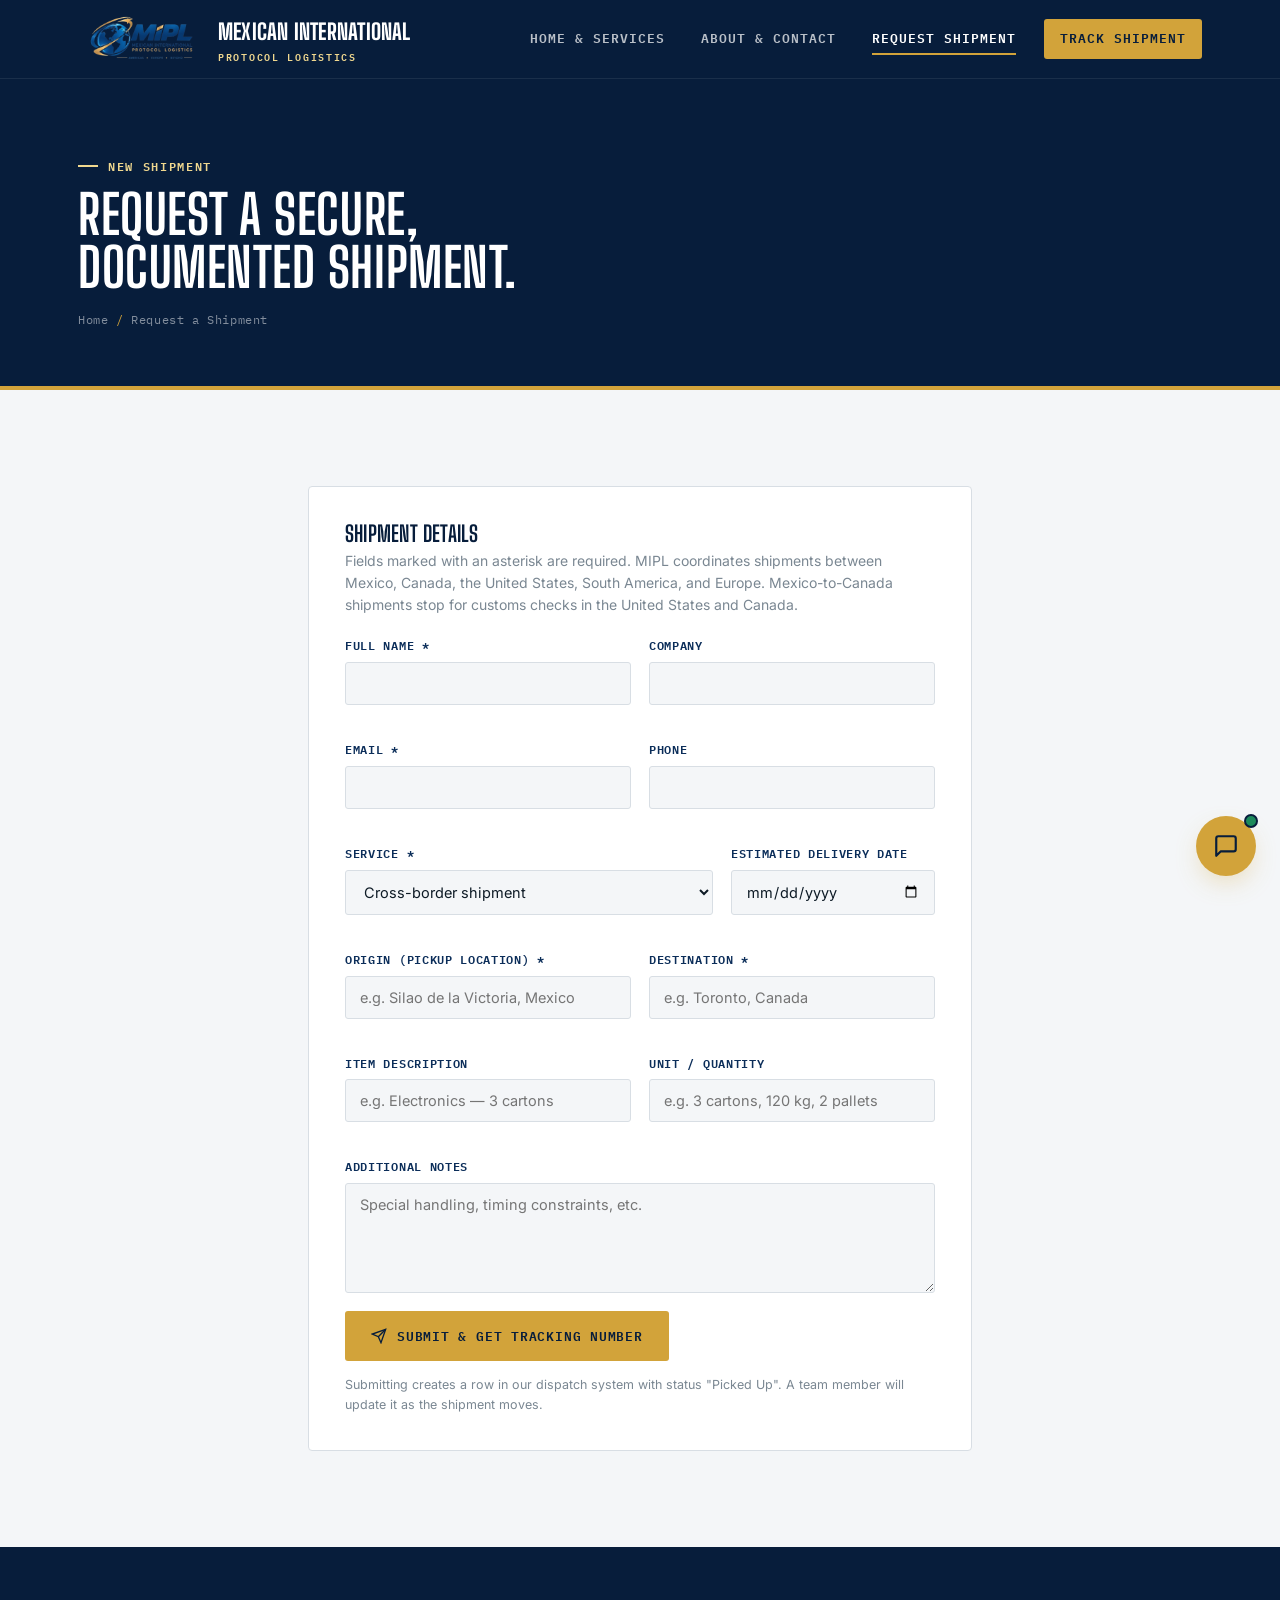
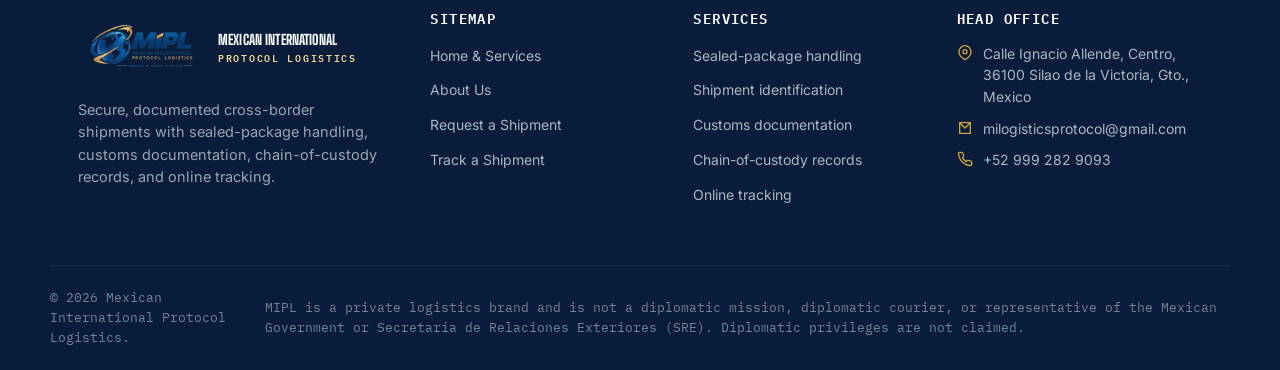
<file: request-shipment.html>
<!DOCTYPE html>
<html lang="en">
<head>
<meta charset="UTF-8">
<meta name="viewport" content="width=device-width, initial-scale=1.0">
<title>Request a Shipment — Mexican International Protocol Logistics</title>
<meta name="description" content="Request a secure, documented cross-border shipment with Mexico-based Mexican International Protocol Logistics (MIPL).">

<link rel="icon" type="image/png" href="image/favicon.png">
<link rel="stylesheet" href="css/style.css">
</head>
<body>

<header class="site-header">
  <div class="wrap header-inner">
    <a href="index.html" class="brand">
      <span class="brand-mark"><img src="image/logo.png" alt="Mexican International Protocol Logistics logo"></span>
      <span>Mexican International<br><small>Protocol Logistics</small></span>
    </a>
    <button class="nav-toggle" type="button" aria-label="Toggle navigation" aria-expanded="false">
      <span></span><span></span><span></span>
    </button>
    <nav class="main-nav" aria-label="Primary">
      <a href="index.html">Home &amp; Services</a>
      <a href="about-contact.html">About &amp; Contact</a>
      <a href="request-shipment.html" class="is-active">Request Shipment</a>
      <a href="my-shipment.html" class="nav-cta">Track Shipment</a>
    </nav>
  </div>
</header>

<section class="page-hero">
  <div class="wrap">
    <span class="eyebrow hero-eyebrow">New Shipment</span>
    <h1>Request a secure,<br>documented shipment.</h1>
    <p class="breadcrumb"><a href="index.html">Home</a> <span>/</span> Request a Shipment</p>
  </div>
</section>

<section class="section">
  <div class="wrap" style="max-width:720px;">

    <div class="form-card">
      <h3 style="font-size:22px; margin-bottom:6px;">Shipment Details</h3>
      <p style="font-size:14px; color:#7A8792; margin-bottom:22px;">Fields marked with an asterisk are required. MIPL coordinates shipments between Mexico, Canada, the United States, South America, and Europe. Mexico-to-Canada shipments stop for customs checks in the United States and Canada.</p>

      <form id="shipmentForm" novalidate>
        <div class="field-row">
          <div class="field"><label for="sname">Full name *</label><input id="sname" name="sname" type="text" required></div>
          <div class="field"><label for="scompany">Company</label><input id="scompany" name="scompany" type="text"></div>
        </div>
        <div class="field-row">
          <div class="field"><label for="semail">Email *</label><input id="semail" name="semail" type="email" required></div>
          <div class="field"><label for="sphone">Phone</label><input id="sphone" name="sphone" type="tel"></div>
        </div>
        <div class="field-row">
          <div class="field">
            <label for="sservice">Service *</label>
            <select id="sservice" name="sservice" required>
              <option value="Cross-Border Shipment">Cross-border shipment</option>
              <option value="Sealed-Package Handling">Sealed-package handling</option>
              <option value="Customs Documentation">Customs documentation</option>
              <option value="Chain-of-Custody Records and Online Tracking">Chain-of-custody records and online tracking</option>
            </select>
          </div>
          <div class="field"><label for="seta">Estimated delivery date</label><input id="seta" name="seta" type="date"></div>
        </div>
        <div class="field-row">
          <div class="field"><label for="sorigin">Origin (pickup location) *</label><input id="sorigin" name="sorigin" type="text" required placeholder="e.g. Silao de la Victoria, Mexico"></div>
          <div class="field"><label for="sdest">Destination *</label><input id="sdest" name="sdest" type="text" required placeholder="e.g. Toronto, Canada"></div>
        </div>
        <div class="field-row">
          <div class="field"><label for="sdesc">Item description</label><input id="sdesc" name="sdesc" type="text" placeholder="e.g. Electronics — 3 cartons"></div>
          <div class="field"><label for="sunit">Unit / quantity</label><input id="sunit" name="sunit" type="text" placeholder="e.g. 3 cartons, 120 kg, 2 pallets"></div>
        </div>
        <div class="field">
          <label for="snote">Additional notes</label>
          <textarea id="snote" name="snote" placeholder="Special handling, timing constraints, etc."></textarea>
        </div>

        <button type="submit" class="btn btn-signal" id="submitBtn">
          <svg viewBox="0 0 24 24" fill="none" stroke="currentColor" stroke-width="2"><path d="m22 2-7 20-4-9-9-4z"/><path d="M22 2 11 13"/></svg>
          Submit &amp; Get Tracking Number
        </button>

        <p class="form-note" id="formNote">Submitting creates a row in our dispatch system with status "Picked Up". A team member will update it as the shipment moves.</p>

        <div class="form-success" id="formSuccess" style="flex-direction:column; align-items:flex-start; gap:10px;">
          <div style="display:flex; align-items:center; gap:10px;">
            <svg viewBox="0 0 24 24" fill="none" stroke="currentColor" stroke-width="2"><path d="M22 11.08V12a10 10 0 1 1-5.93-9.14"/><path d="m22 4-10 10-3-3"/></svg>
            <span>Your tracking number has been issued:</span>
          </div>
          <b class="mono" id="issuedId" style="font-size:20px; color:var(--navy-900);">—</b>
          <a href="my-shipment.html" id="trackNowLink" class="btn btn-navy" style="margin-top:6px;">View Your Shipment →</a>
        </div>

        <div class="track-error" id="formError">
          <svg viewBox="0 0 24 24" fill="none" stroke="currentColor" stroke-width="2"><circle cx="12" cy="12" r="10"/><path d="M12 8v5M12 16h.01"/></svg>
          <span>Something went wrong submitting your request. Please try again or email us directly.</span>
        </div>
      </form>
    </div>

  </div>
</section>

<footer class="site-footer">
  <div class="wrap footer-grid">
    <div class="footer-brand">
      <a href="index.html" class="brand" style="color:white;">
        <span class="brand-mark"><img src="image/logo.png" alt="Mexican International Protocol Logistics logo"></span>
        <span>Mexican International<br><small>Protocol Logistics</small></span>
      </a>
      <p>Secure, documented cross-border shipments with sealed-package handling, customs documentation, chain-of-custody records, and online tracking.</p>
    </div>
    <div>
      <h4>Sitemap</h4>
      <ul>
        <li><a href="index.html">Home &amp; Services</a></li>
        <li><a href="about-contact.html">About Us</a></li>
        <li><a href="request-shipment.html">Request a Shipment</a></li>
        <li><a href="my-shipment.html">Track a Shipment</a></li>
      </ul>
    </div>
    <div>
      <h4>Services</h4>
      <ul>
        <li><a href="index.html#services">Sealed-package handling</a></li>
        <li><a href="index.html#services">Shipment identification</a></li>
        <li><a href="index.html#services">Customs documentation</a></li>
        <li><a href="index.html#services">Chain-of-custody records</a></li>
        <li><a href="index.html#services">Online tracking</a></li>
      </ul>
    </div>
    <div>
      <h4>Head Office</h4>
      <div class="footer-contact-line">
        <svg viewBox="0 0 24 24" fill="none" stroke="currentColor" stroke-width="2"><path d="M21 10c0 7-9 12-9 12s-9-5-9-12a9 9 0 0 1 18 0z"/><circle cx="12" cy="10" r="3"/></svg>
        <span>Calle Ignacio Allende, Centro, 36100 Silao de la Victoria, Gto., Mexico</span>
      </div>
      <div class="footer-contact-line">
        <svg viewBox="0 0 24 24" fill="none" stroke="currentColor" stroke-width="2"><path d="M4 4h16v16H4z"/><path d="m4 4 8 8 8-8"/></svg>
        <a href="mailto:milogisticsprotocol@gmail.com">milogisticsprotocol@gmail.com</a>
      </div>
      <div class="footer-contact-line">
        <svg viewBox="0 0 24 24" fill="none" stroke="currentColor" stroke-width="2"><path d="M22 16.92v3a2 2 0 0 1-2.18 2 19.79 19.79 0 0 1-8.63-3.07 19.5 19.5 0 0 1-6-6A19.79 19.79 0 0 1 2.12 4.2 2 2 0 0 1 4.11 2h3a2 2 0 0 1 2 1.72c.12.96.36 1.9.7 2.8a2 2 0 0 1-.45 2.11L8.09 9.91a16 16 0 0 0 6 6l1.27-1.27a2 2 0 0 1 2.11-.45c.9.34 1.84.58 2.8.7A2 2 0 0 1 22 16.92z"/></svg>
        <a href="tel:+529992829093">+52 999 282 9093</a>
      </div>
    </div>
  </div>
  <div class="wrap footer-bottom">
    <span>&copy; 2026 Mexican International Protocol Logistics.</span>
    <span>MIPL is a private logistics brand and is not a diplomatic mission, diplomatic courier, or representative of the Mexican Government or Secretaría de Relaciones Exteriores (SRE). Diplomatic privileges are not claimed.</span>
  </div>
</footer>
<script src="js/request-shipment.js"></script>
<script src="js/mobile-menu.js"></script>
<script src="js/chat-widget.js"></script>
</file>
<file: css/style.css>
/* ==========================================================================
  MIPL — shared stylesheet
  Navy and gold palette drawn from the MIPL identity.
   ========================================================================== */

@import url('https://fonts.googleapis.com/css2?family=Big+Shoulders+Display:wght@600;700;800;900&family=Inter:wght@400;500;600;700&family=IBM+Plex+Mono:wght@500;600&display=swap');

:root{
  --navy-900:#071D3B;
  --navy-800:#0B2D59;
  --navy-700:#12477E;
  --navy-600:#2A5F93;
  --ink:#0E1B26;
  --paper:#F4F6F8;
  --paper-dim:#E9ECEF;
  --line:#D8DEE4;
  --signal:#D2A33A;
  --signal-dim:#F0D88F;
  --signal-deep:#A97914;
  --white:#FFFFFF;
  --ok:#1C8A5B;

  --font-display:'Big Shoulders Display', sans-serif;
  --font-body:'Inter', -apple-system, BlinkMacSystemFont, sans-serif;
  --font-mono:'IBM Plex Mono', monospace;

  --wrap:1180px;
  --radius:4px;
  --shadow-soft: 0 12px 32px -18px rgba(10,27,43,0.35);
}

*,*::before,*::after{ box-sizing:border-box; }
html{ scroll-behavior:smooth; }
body{
  margin:0;
  font-family:var(--font-body);
  color:var(--ink);
  background:var(--paper);
  line-height:1.55;
  -webkit-font-smoothing:antialiased;
}
img{ max-width:100%; display:block; }
a{ color:inherit; text-decoration:none; }
ul{ list-style:none; margin:0; padding:0; }
h1,h2,h3,h4{ margin:0; font-family:var(--font-display); text-transform:uppercase; letter-spacing:0.01em; line-height:0.98; color:var(--navy-900); }
p{ margin:0; }
button{ font-family:inherit; cursor:pointer; }
input,select,textarea{ font-family:inherit; font-size:inherit; }

:focus-visible{
  outline:3px solid var(--signal);
  outline-offset:2px;
}

.wrap{ max-width:var(--wrap); margin:0 auto; padding:0 28px; }

.eyebrow{
  display:inline-flex; align-items:center; gap:10px;
  font-family:var(--font-mono); font-size:12px; font-weight:600;
  letter-spacing:0.14em; text-transform:uppercase;
  color:var(--navy-700);
}
.eyebrow::before{
  content:''; width:20px; height:2px; background:var(--signal);
  display:inline-block;
}

/* ---------------------------------------------------------------- header */
.site-header{
  position:sticky; top:0; z-index:100;
  background:var(--navy-900);
  border-bottom:1px solid rgba(255,255,255,0.08);
}
.header-inner{
  display:flex; align-items:center; justify-content:space-between;
  gap:24px; height:78px;
}
.brand{
  display:flex; align-items:center; gap:12px;
  font-family:var(--font-display); color:var(--white);
  font-size:22px; font-weight:800; letter-spacing:0.01em;
  text-transform:uppercase; white-space:nowrap;
}
.brand-mark{
  width:128px; height:72px; border-radius:0;
  display:flex; align-items:center; justify-content:center;
  flex-shrink:0; overflow:hidden; background:transparent;
}
.brand-mark svg{ width:22px; height:22px; }
.brand-logo{ width:100%; height:100%; object-fit:contain; display:block; }
.brand small{
  display:block; font-family:var(--font-mono); font-size:9.5px;
  letter-spacing:0.18em; color:var(--signal-dim); font-weight:600;
  text-transform:uppercase;
}

.main-nav{ display:flex; align-items:center; gap:4px; }
.main-nav a{
  font-family:var(--font-mono); font-size:12.5px; font-weight:600;
  letter-spacing:0.08em; text-transform:uppercase;
  color:rgba(255,255,255,0.72);
  padding:10px 16px; border-radius:3px;
  transition:color .15s ease, background .15s ease;
}
.main-nav a:hover{ color:var(--white); background:rgba(255,255,255,0.06); }
.main-nav a.is-active{ color:var(--white); }
.main-nav a.is-active{ position:relative; }
.main-nav a.is-active::after{
  content:''; position:absolute; left:16px; right:16px; bottom:4px;
  height:2px; background:var(--signal);
}
.nav-cta{
  background:var(--signal) !important; color:var(--navy-900) !important;
  margin-left:8px;
}
.nav-cta:hover{ background:var(--signal-deep) !important; }

.nav-toggle{
  display:none; width:44px; height:44px; padding:0; border:1px solid rgba(255,255,255,0.28);
  border-radius:3px; background:transparent; color:var(--signal);
  align-items:center; justify-content:center; flex-direction:column; gap:5px; flex-shrink:0;
}
.nav-toggle:hover{ background:rgba(210,163,58,0.1); border-color:var(--signal); }
.nav-toggle span{ width:19px; height:2px; background:currentColor; transition:transform .18s ease, opacity .18s ease; }
.nav-toggle.is-open span:first-child{ transform:translateY(7px) rotate(45deg); }
.nav-toggle.is-open span:nth-child(2){ opacity:0; }
.nav-toggle.is-open span:last-child{ transform:translateY(-7px) rotate(-45deg); }

/* ---------------------------------------------------------------- footer */
.site-footer{
  background:var(--navy-900); color:rgba(255,255,255,0.68);
  padding:64px 0 0;
}
.footer-grid{
  display:grid; grid-template-columns:1.4fr 1fr 1fr 1.1fr;
  gap:40px; padding-bottom:48px;
  border-bottom:1px solid rgba(255,255,255,0.08);
}
.footer-grid h4{
  color:var(--white); font-size:14px; letter-spacing:0.1em;
  margin-bottom:18px; font-family:var(--font-mono); font-weight:600;
  text-transform:uppercase;
}
.footer-grid p{ font-size:14.5px; color:rgba(255,255,255,0.6); }
.footer-grid li{ margin-bottom:10px; }
.footer-grid a{ font-size:14px; color:rgba(255,255,255,0.68); transition:color .15s; }
.footer-grid a:hover{ color:var(--signal); }
.footer-brand .brand{ margin-bottom:16px; }
.footer-contact-line{ display:flex; gap:10px; font-size:14px; margin-bottom:10px; color:rgba(255,255,255,0.68); }
.footer-contact-line svg{ width:16px; height:16px; flex-shrink:0; margin-top:2px; color:var(--signal); }
.footer-bottom{
  display:flex; align-items:center; justify-content:space-between;
  padding:22px 0; font-size:13px; color:rgba(255,255,255,0.45);
  font-family:var(--font-mono);
}
/* ---------------------------------------------------------------- logo image */
.brand-mark img{ width:100%; height:100%; object-fit:contain; border-radius:0; display:block; mix-blend-mode:screen; }

/* ---------------------------------------------------------------- content images */
.media-frame{
  border-radius:6px; overflow:hidden; border:1px solid var(--line);
  box-shadow:var(--shadow-soft);
}
.media-frame img{ width:100%; height:100%; object-fit:cover; display:block; }
.media-frame.on-dark{ border-color:rgba(255,255,255,0.14); }

/* ---------------------------------------------------------------- buttons */
.btn{
  display:inline-flex; align-items:center; gap:10px;
  padding:14px 26px; border-radius:3px; border:none;
  font-family:var(--font-mono); font-size:13px; font-weight:600;
  letter-spacing:0.06em; text-transform:uppercase;
  transition:transform .15s ease, box-shadow .15s ease, background .15s ease;
}
.btn-signal{ background:var(--signal); color:var(--navy-900); }
.btn-signal:hover{ background:var(--signal-deep); transform:translateY(-1px); }
.btn-outline{
  background:transparent; color:var(--white); border:1.5px solid rgba(255,255,255,0.35);
}
.btn-outline:hover{ border-color:var(--white); background:rgba(255,255,255,0.06); }
.btn-navy{ background:var(--navy-900); color:var(--white); }
.btn-navy:hover{ background:var(--navy-700); }
.btn svg{ width:16px; height:16px; }

/* ---------------------------------------------------------------- hero */
.hero{
  position:relative; overflow:hidden;
  background:radial-gradient(1200px 600px at 85% -10%, var(--navy-700), var(--navy-900) 60%);
  color:var(--white);
  padding:96px 0 120px;
}
.hero-grid{
  display:grid; grid-template-columns:1.05fr 0.95fr; gap:48px; align-items:center;
}
.hero-eyebrow{ color:var(--signal-dim); }
.hero-eyebrow::before{ background:var(--signal-dim); }
.hero h1{
  color:var(--white); font-size:clamp(40px,5.4vw,68px); margin:18px 0 22px;
}
.hero h1 em{ font-style:normal; color:var(--signal); }
.hero p.lede{
  font-family:var(--font-body); font-size:17px; color:rgba(255,255,255,0.72);
  max-width:480px; margin-bottom:32px;
}
.hero-actions{ display:flex; gap:14px; flex-wrap:wrap; margin-bottom:44px; }
.hero-stats{ display:flex; gap:36px; flex-wrap:wrap; }
.hero-stat b{
  display:block; font-family:var(--font-display); font-size:30px; color:var(--white);
}
.hero-stat span{
  font-family:var(--font-mono); font-size:11px; letter-spacing:0.1em;
  color:rgba(255,255,255,0.55); text-transform:uppercase;
}

/* route-line signature graphic */
.route-fig{ position:relative; }
.route-fig svg{ width:100%; height:auto; overflow:visible; }
.route-path{
  fill:none; stroke:rgba(255,255,255,0.28); stroke-width:2;
  stroke-dasharray:7 8;
}
.route-path.is-live{
  stroke:var(--signal); stroke-dasharray:520;
  stroke-dashoffset:520;
  animation:draw 3.2s ease forwards infinite;
}
@keyframes draw{
  0%{ stroke-dashoffset:520; }
  60%{ stroke-dashoffset:0; }
  100%{ stroke-dashoffset:0; }
}
.route-node{ fill:var(--navy-900); stroke:var(--white); stroke-width:2.5; }
.route-node.origin{ fill:var(--signal); }
.route-node.dest{ fill:var(--ok); }
.route-tag{
  font-family:var(--font-mono); font-size:11px; fill:rgba(255,255,255,0.75);
  letter-spacing:0.04em;
}
.route-chip{
  position:absolute; background:rgba(10,27,43,0.9); border:1px solid rgba(255,255,255,0.14);
  padding:8px 12px; border-radius:4px; font-family:var(--font-mono); font-size:11.5px;
  color:var(--white); backdrop-filter:blur(6px);
}

@media (prefers-reduced-motion:reduce){
  .route-path.is-live{ animation:none; stroke-dashoffset:0; }
}

/* ---------------------------------------------------------------- sections */
.section{ padding:96px 0; }
.section-tight{ padding:64px 0; }
.section-navy{ background:var(--navy-900); color:var(--white); }
.section-navy h2, .section-navy h3{ color:var(--white); }
.section-dim{ background:var(--paper-dim); }
.section-head{ max-width:640px; margin-bottom:56px; }
.section-head h2{ font-size:clamp(30px,3.6vw,44px); margin-top:14px; }
.section-head p{ margin-top:16px; font-size:16px; color:#4A5A66; }
.section-navy .section-head p{ color:rgba(255,255,255,0.65); }

/* ---------------------------------------------------------------- service cards */
.card-grid{
  display:grid; grid-template-columns:repeat(3,1fr); gap:2px;
  background:var(--line); border:1px solid var(--line);
}
.service-card{
  background:var(--white); padding:32px 26px; position:relative;
  transition:background .18s ease;
}
.service-card:hover{ background:#FFFBF8; }
.service-card .code{
  font-family:var(--font-mono); font-size:11px; color:var(--signal);
  letter-spacing:0.1em; margin-bottom:18px; display:block;
}
.service-icon{
  width:46px; height:46px; border-radius:3px; background:var(--navy-900);
  display:flex; align-items:center; justify-content:center; margin-bottom:20px;
}
.service-icon svg{ width:24px; height:24px; color:var(--signal-dim); }
.service-card h3{ font-size:21px; margin-bottom:10px; }
.service-card p{ font-size:14.5px; color:#4A5A66; margin-bottom:18px; }
.service-card a.card-link{
  font-family:var(--font-mono); font-size:12px; font-weight:600;
  letter-spacing:0.06em; text-transform:uppercase; color:var(--navy-900);
  display:inline-flex; align-items:center; gap:6px;
}
.service-card a.card-link svg{ width:14px; height:14px; transition:transform .15s; }
.service-card a.card-link:hover svg{ transform:translateX(3px); }

/* ---------------------------------------------------------------- reasons (why choose) */
.reason-list{ display:flex; flex-direction:column; }
.reason-row{
  display:flex; align-items:center; gap:36px;
  padding:30px 0; border-top:1px solid rgba(255,255,255,0.1);
}
.reason-row:last-child{ border-bottom:1px solid rgba(255,255,255,0.1); }
.reason-row:nth-child(odd){ flex-direction:row-reverse; }
.reason-img{ width:240px; height:170px; flex-shrink:0; }
.reason-content{ flex:1; min-width:0; }
.reason-code{
  font-family:var(--font-mono); font-size:13px; color:var(--signal);
  letter-spacing:0.08em; display:block; margin-bottom:8px;
}
.reason-row h3{ font-size:24px; color:var(--white); margin-bottom:8px; }
.reason-row p{ font-size:15px; color:rgba(255,255,255,0.65); max-width:520px; }

/* ---------------------------------------------------------------- industries */
.industry-grid{
  display:grid; grid-template-columns:repeat(3,1fr); gap:22px;
}
.industry-card{
  border:1px solid var(--line); border-radius:4px; padding:28px 24px;
  background:var(--white);
}
.industry-card .code{ font-family:var(--font-mono); font-size:11px; color:var(--navy-600); letter-spacing:0.1em; }
.industry-card h3{ font-size:19px; margin:12px 0 8px; }
.industry-card p{ font-size:14px; color:#4A5A66; }

/* ---------------------------------------------------------------- stats strip */
.stats-strip{
  background:var(--navy-900); color:var(--white);
  display:grid; grid-template-columns:repeat(4,1fr);
}
.stat-block{
  padding:44px 30px; text-align:left; border-left:1px solid rgba(255,255,255,0.1);
}
.stat-block:first-child{ border-left:none; }
.stat-block b{ font-family:var(--font-display); font-size:44px; display:block; }
.stat-block span{
  font-family:var(--font-mono); font-size:11.5px; letter-spacing:0.1em;
  color:rgba(255,255,255,0.55); text-transform:uppercase;
}

/* ---------------------------------------------------------------- CTA banner */
.cta-banner{
  background:var(--navy-900); color:var(--white); padding:56px 0;
  border-top:3px solid var(--signal);
}
.cta-inner{ display:flex; align-items:center; justify-content:space-between; gap:24px; flex-wrap:wrap; }
.cta-inner h2{ color:var(--white); font-size:clamp(26px,3vw,36px); max-width:520px; }
.cta-inner .btn-navy{ flex-shrink:0; border:1.5px solid var(--signal); }

/* ---------------------------------------------------------------- page hero (interior pages) */
.page-hero{
  background:var(--navy-900); color:var(--white); padding:70px 0 56px;
  border-bottom:4px solid var(--signal);
}
.page-hero h1{ color:var(--white); font-size:clamp(36px,4.6vw,54px); margin-top:14px; }
.breadcrumb{
  font-family:var(--font-mono); font-size:12px; color:rgba(255,255,255,0.5);
  letter-spacing:0.05em; margin-top:16px;
}
.breadcrumb span{ color:var(--signal); }

/* ---------------------------------------------------------------- about page */
.about-content{ display:grid; gap:44px; }
.about-banner{ background:var(--white); }
.about-banner img{ width:100%; height:auto; object-fit:contain; }
.about-intro{ max-width:850px; }
.about-intro h2{ font-size:clamp(30px,3.6vw,44px); margin:14px 0 8px; }
.about-intro > p:not(.about-tagline){ margin-top:20px; font-size:16px; color:#4A5A66; }
.about-tagline{ color:var(--navy-700); font-family:var(--font-mono); font-weight:600; letter-spacing:0.06em; }
.about-values{ display:grid; grid-template-columns:repeat(2,1fr); gap:22px; }
.about-value{ padding:28px; background:var(--white); border-top:3px solid var(--signal); }
.about-value h3, .about-commitment h3{ font-size:24px; margin-bottom:12px; }
.about-value p, .about-commitment p{ font-size:15px; color:#4A5A66; }
.about-why{ padding-top:8px; }
.about-benefits{ display:grid; grid-template-columns:repeat(3,1fr); gap:22px; margin-top:24px; }
.about-benefit{ border-left:3px solid var(--signal); padding:4px 0 4px 16px; }
.about-benefit h4{
  font-family:var(--font-mono); font-size:13px; letter-spacing:0.06em;
  text-transform:uppercase; color:var(--navy-900); margin-bottom:6px;
}
.about-benefit p{ font-size:14px; color:#4A5A66; }
.about-commitment{ max-width:850px; }
.about-commitment .about-signoff{ margin:20px 0 8px; color:var(--navy-900); font-size:18px; }
.about-commitment .btn{ margin-top:20px; }
.split{
  display:grid; grid-template-columns:1fr 1fr; gap:64px; align-items:center;
}
.value-list{ display:grid; grid-template-columns:1fr 1fr; gap:20px; margin-top:8px; }
.value-item{ border-left:3px solid var(--signal); padding-left:16px; }
.value-item h4{
  font-family:var(--font-mono); font-size:13px; letter-spacing:0.06em;
  text-transform:uppercase; color:var(--navy-900); margin-bottom:6px;
}
.value-item p{ font-size:14px; color:#4A5A66; }

.timeline{ position:relative; padding-left:32px; }
.timeline::before{
  content:''; position:absolute; left:6px; top:6px; bottom:6px; width:2px;
  background:var(--line);
}
.timeline-item{ position:relative; padding-bottom:36px; }
.timeline-item:last-child{ padding-bottom:0; }
.timeline-item::before{
  content:''; position:absolute; left:-32px; top:4px; width:13px; height:13px;
  border-radius:50%; background:var(--signal); border:3px solid var(--paper);
  box-shadow:0 0 0 2px var(--signal);
}
.timeline-item .yr{ font-family:var(--font-mono); font-size:12px; color:var(--navy-600); letter-spacing:0.08em; }
.timeline-item h4{ font-size:18px; margin:6px 0; }
.timeline-item p{ font-size:14px; color:#4A5A66; }

/* ---------------------------------------------------------------- contact */
.contact-grid{
  display:grid; grid-template-columns:1fr 1.15fr; gap:56px; align-items:start;
}
.contact-card{
  background:var(--white); border:1px solid var(--line); border-radius:4px;
  padding:26px; margin-bottom:16px;
}
.contact-card h4{
  font-family:var(--font-mono); font-size:12.5px; letter-spacing:0.08em;
  text-transform:uppercase; color:var(--signal-deep); margin-bottom:12px;
}
.contact-card .line{ display:flex; gap:12px; align-items:flex-start; margin-bottom:10px; font-size:14.5px; }
.contact-card .line svg{ width:17px; height:17px; color:var(--navy-700); flex-shrink:0; margin-top:2px; }
.contact-card .line:last-child{ margin-bottom:0; }

.form-card{
  background:var(--white); border:1px solid var(--line); border-radius:4px; padding:36px;
}
.field-row{ display:grid; grid-template-columns:1fr 1fr; gap:18px; margin-bottom:18px; }
.field{ display:flex; flex-direction:column; gap:7px; margin-bottom:18px; }
.field label{
  font-family:var(--font-mono); font-size:11.5px; letter-spacing:0.06em;
  text-transform:uppercase; color:var(--navy-800); font-weight:600;
}
.field input, .field select, .field textarea{
  border:1.5px solid var(--line); border-radius:3px; padding:12px 14px;
  font-size:14.5px; color:var(--ink); background:var(--paper); transition:border-color .15s;
}
.field input:focus, .field select:focus, .field textarea:focus{
  outline:none; border-color:var(--navy-700); background:var(--white);
}
.field textarea{ resize:vertical; min-height:110px; }
.form-note{ font-size:12.5px; color:#7A8792; margin-top:14px; }
.form-success{
  display:none; align-items:center; gap:10px; background:#EAF7F0; border:1px solid #BFE6D2;
  color:var(--ok); padding:14px 16px; border-radius:4px; font-size:14px; margin-top:16px;
}
.form-success.show{ display:flex; }
.form-success svg{ width:18px; height:18px; flex-shrink:0; }
.form-error:not([hidden]){
  display:block; background:#FFF0EF; border:1px solid #F2C3BF;
  color:#9B2C22; padding:14px 16px; border-radius:4px; font-size:14px; margin-top:16px;
}

.map-embed{
  border-radius:4px; overflow:hidden; border:1px solid var(--line); height:340px;
}

/* ---------------------------------------------------------------- tracking page */
.track-hero{
  background:var(--navy-900); color:var(--white); padding:80px 0 100px;
  position:relative; overflow:hidden; border-bottom:4px solid var(--signal);
}
.track-panel{
  background:var(--white); border-radius:6px; box-shadow:var(--shadow-soft);
  padding:34px; margin-top:-64px; position:relative; z-index:5;
}
.track-form-row{ display:flex; gap:12px; flex-wrap:wrap; }
.track-form-row .field{ flex:1 1 260px; margin-bottom:0; }
.track-form-row .btn{ flex-shrink:0; align-self:flex-end; height:47px; }
.track-sample{ font-family:var(--font-mono); font-size:12px; color:#7A8792; margin-top:12px; }
.track-sample button{
  background:none; border:none; color:var(--navy-700); font-family:var(--font-mono);
  font-size:12px; text-decoration:underline; padding:0;
}

.track-error{
  display:none; align-items:center; gap:10px; background:#FDECEA; border:1px solid #F5C2BC;
  color:#B23A2E; padding:12px 16px; border-radius:4px; font-size:14px; margin-top:16px;
  font-family:var(--font-mono);
}
.track-error.show{ display:flex; }

.track-results{ display:none; margin-top:56px; }
.track-results.show{ display:block; }

.track-summary{
  display:grid; grid-template-columns:repeat(5,1fr); gap:2px;
  background:var(--line); border:1px solid var(--line); margin-bottom:40px;
}
.summary-cell{ background:var(--white); padding:22px 24px; }
.summary-cell span{
  display:block; font-family:var(--font-mono); font-size:11px; letter-spacing:0.08em;
  text-transform:uppercase; color:#7A8792; margin-bottom:8px;
}
.summary-cell b{ font-size:17px; font-family:var(--font-body); font-weight:700; color:var(--navy-900); }
.summary-cell b.status-live{ color:var(--signal-deep); }
.summary-cell .mono{ font-family:var(--font-mono); font-size:15px; letter-spacing:0.02em; }

.map-refresh-row{ display:flex; align-items:center; justify-content:space-between; margin-top:10px; gap:12px; }
.map-refresh-row p{ font-size:12px; color:#7A8792; font-family:var(--font-mono); margin:0; }
.btn-refresh{
  display:inline-flex; align-items:center; gap:6px; background:none; border:1px solid var(--line);
  color:var(--navy-800); font-size:12px; padding:7px 13px; border-radius:20px; flex-shrink:0;
}
.btn-refresh:hover{ border-color:var(--navy-700); }
.btn-refresh svg{ width:13px; height:13px; }
.btn-refresh.spinning svg{ animation:spin 0.8s linear infinite; }
@keyframes spin{ to{ transform:rotate(360deg); } }

.pulse-dot{
  width:14px; height:14px; border-radius:50%; background:#1C8A5B; position:relative;
}
.pulse-dot::after{
  content:''; position:absolute; inset:-6px; border-radius:50%; border:2px solid #1C8A5B;
  animation:pulseRing 1.6s ease-out infinite;
}
@keyframes pulseRing{
  0%{ transform:scale(0.6); opacity:0.9; }
  100%{ transform:scale(1.6); opacity:0; }
}

.track-columns{ display:grid; grid-template-columns:1.1fr 1fr; gap:44px; align-items:start; }

.map-wrap{
  border-radius:6px; overflow:hidden; border:1px solid var(--line);
  height:460px; position:relative; background:var(--paper-dim);
}
#trackMap{ height:100%; width:100%; }
.map-legend{
  position:absolute; bottom:14px; left:14px; z-index:400;
  background:rgba(255,255,255,0.95); border:1px solid var(--line);
  border-radius:4px; padding:10px 14px; font-family:var(--font-mono); font-size:11px;
  display:flex; gap:14px;
}
.map-legend .dot{ width:9px; height:9px; border-radius:50%; display:inline-block; margin-right:6px; }

.stage-list{ position:relative; padding-left:34px; }
.stage-list::before{
  content:''; position:absolute; left:6px; top:8px; bottom:8px; width:2px; background:var(--line);
}
.stage{ position:relative; padding-bottom:30px; }
.stage:last-child{ padding-bottom:0; }
.stage::before{
  content:''; position:absolute; left:-34px; top:2px; width:15px; height:15px;
  border-radius:50%; background:var(--paper); border:3px solid var(--line);
}
.stage.done::before{ border-color:var(--ok); background:var(--ok); }
.stage.current::before{ border-color:var(--signal); background:var(--signal); box-shadow:0 0 0 4px var(--signal-dim); }
.stage .stage-top{ display:flex; justify-content:space-between; gap:10px; align-items:baseline; }
.stage h4{ font-size:15.5px; }
.stage time{ font-family:var(--font-mono); font-size:11.5px; color:#7A8792; white-space:nowrap; }
.stage p{ font-size:13.5px; color:#4A5A66; margin-top:4px; }

/* ---------------------------------------------------------------- photo placeholder */
.photo-placeholder{
  border-radius:6px; overflow:hidden; border:1px solid var(--line);
  aspect-ratio:21/9; background:var(--paper-dim);
}
.photo-placeholder img{ width:100%; height:100%; object-fit:cover; display:block; }
.photo-placeholder.is-square{ aspect-ratio:1/1; }
.photo-caption{
  font-family:var(--font-mono); font-size:12px; color:#7A8792;
  margin-top:12px; text-align:center;
}

/* ---------------------------------------------------------------- live chat widget */
.chat-widget{ position:fixed; right:22px; bottom:22px; z-index:600; font-family:var(--font-body); }
.chat-toggle{
  width:58px; height:58px; border-radius:50%; border:none;
  background:var(--signal); color:var(--navy-900); display:flex; align-items:center; justify-content:center;
  box-shadow:0 10px 24px -8px rgba(210,163,58,0.45); position:relative;
  transition:transform .15s ease, background .15s ease;
}
.chat-toggle:hover{ background:var(--signal-deep); transform:translateY(-2px); }
.chat-toggle svg{ width:25px; height:25px; }
.chat-toggle-dot{
  position:absolute; top:1px; right:1px; width:13px; height:13px; border-radius:50%;
  background:var(--ok); border:2px solid var(--white);
}
.chat-panel{
  position:absolute; right:0; bottom:74px; width:344px; max-width:calc(100vw - 44px);
  background:var(--white); border-radius:8px; box-shadow:0 24px 48px -16px rgba(10,27,43,0.4);
  border:1px solid var(--line); display:none; flex-direction:column; overflow:hidden;
}
.chat-panel.open{ display:flex; }
.chat-header{
  background:var(--navy-900); color:var(--white); padding:16px 18px;
  display:flex; align-items:flex-start; justify-content:space-between;
}
.chat-header strong{ display:block; font-size:14.5px; }
.chat-status{ display:flex; align-items:center; gap:6px; font-family:var(--font-mono); font-size:11px; color:rgba(255,255,255,0.65); margin-top:5px; }
.dot-online{ width:7px; height:7px; border-radius:50%; background:var(--ok); display:inline-block; flex-shrink:0; }
.chat-close{ background:none; border:none; color:var(--white); font-size:22px; line-height:1; cursor:pointer; padding:0 2px; }
.chat-body{ padding:16px 18px; display:flex; flex-direction:column; gap:10px; max-height:320px; overflow-y:auto; background:var(--paper); }
.chat-msg{ padding:10px 13px; border-radius:10px; font-size:13.5px; line-height:1.45; max-width:85%; }
.chat-msg.system{ background:var(--paper-dim); color:var(--ink); align-self:flex-start; border-bottom-left-radius:2px; }
.chat-msg.user{ background:var(--signal); color:var(--white); align-self:flex-end; border-bottom-right-radius:2px; }
.chat-input-row{ display:flex; gap:8px; padding:12px 14px; border-top:1px solid var(--line); background:var(--white); }
.chat-input-row input{
  flex:1; border:1.5px solid var(--line); border-radius:20px; padding:9px 14px;
  font-size:13.5px; background:var(--paper);
}
.chat-input-row input:focus{ outline:none; border-color:var(--navy-700); background:var(--white); }
.chat-input-row button{
  width:36px; height:36px; border-radius:50%; border:none; background:var(--navy-900);
  color:var(--white); display:flex; align-items:center; justify-content:center; flex-shrink:0;
}
.chat-input-row button:hover{ background:var(--navy-700); }
.chat-input-row button svg{ width:16px; height:16px; }
.chat-note{ font-size:10.5px; color:#8A96A1; padding:0 14px 12px; font-family:var(--font-mono); line-height:1.4; }
@media (max-width:480px){
  .chat-panel{ width:calc(100vw - 32px); right:-6px; }
  .chat-widget{ right:16px; bottom:16px; }
}

/* ---------------------------------------------------------------- responsive */
@media (max-width:1000px){
  .footer-grid{ grid-template-columns:1fr 1fr; }
  .card-grid{ grid-template-columns:repeat(2,1fr); }
  .industry-grid{ grid-template-columns:repeat(2,1fr); }
  .stats-strip{ grid-template-columns:repeat(2,1fr); }
  .stat-block:nth-child(2n+1){ border-left:none; }
  .split, .contact-grid, .track-columns{ grid-template-columns:1fr; }
  .reason-img{ width:180px; height:130px; }
  .track-summary{ grid-template-columns:repeat(3,1fr); }
  .about-benefits{ grid-template-columns:repeat(2,1fr); }
}
@media (max-width:720px){
  .hero-grid{ grid-template-columns:1fr; }
  .header-inner{ height:auto; min-height:72px; padding-top:8px; padding-bottom:8px; flex-wrap:wrap; gap:12px; }
  .brand{ flex:1; min-width:0; white-space:normal; }
  .brand-mark{ width:136px; height:76px; }
  .brand > span:not(.brand-mark){ display:none; }
  .nav-toggle{ display:flex; order:2; }
  .main-nav{
    display:none; order:3; width:100%; flex-direction:column; align-items:stretch;
    gap:2px; margin:0; padding:8px; background:var(--navy-800);
    border:1px solid rgba(255,255,255,0.12); border-radius:3px;
  }
  .main-nav.is-open{ display:flex; }
  .main-nav a{ padding:13px 12px; border-radius:2px; }
  .main-nav a.is-active::after{ display:none; }
  .nav-cta{ margin-left:0; }
  .stats-strip{ grid-template-columns:1fr; }
  .stat-block{ border-left:none; }
  .stat-block:nth-child(n+2){ border-top:1px solid rgba(255,255,255,0.1); }
  .contact-grid > *, .contact-card, .form-card, .field-row, .field{ min-width:0; }
  .contact-card .line > span, .contact-card .line > a,
  .footer-contact-line > span, .footer-contact-line > a{ min-width:0; overflow-wrap:anywhere; }
  .field input, .field select, .field textarea{ width:100%; min-width:0; max-width:100%; }
  .field-row{ grid-template-columns:1fr; }
  .card-grid, .industry-grid{ grid-template-columns:1fr; }
  .footer-grid{ grid-template-columns:1fr; gap:32px; }
  .track-summary{ grid-template-columns:1fr 1fr; }
  .cta-inner{ flex-direction:column; align-items:flex-start; }
  .reason-row, .reason-row:nth-child(odd){ flex-direction:column; align-items:stretch; gap:18px; padding:26px 0; }
  .reason-img{ width:100%; height:180px; }
  .about-values, .about-benefits{ grid-template-columns:1fr; }
}

/* ============================================================ live chat widget */
.chat-launcher{
  position:fixed; right:24px; bottom:24px; z-index:900;
  width:60px; height:60px; border-radius:50%; border:none;
  background:var(--signal); color:var(--navy-900);
  display:flex; align-items:center; justify-content:center;
  box-shadow:0 10px 28px -8px rgba(210,163,58,0.45);
  transition:transform .15s ease, background .15s ease;
}
.chat-launcher:hover{ background:var(--signal-deep); transform:translateY(-2px); }
.chat-launcher svg{ width:26px; height:26px; }
.chat-launcher .chat-dot{
  position:absolute; top:-2px; right:-2px; width:14px; height:14px; border-radius:50%;
  background:var(--ok); border:2px solid var(--navy-900);
}

.chat-panel{
  position:fixed; right:24px; bottom:96px; z-index:900;
  width:340px; max-width:calc(100vw - 32px); max-height:min(520px, calc(100vh - 140px));
  background:var(--white); border-radius:10px; box-shadow:0 24px 60px -16px rgba(10,27,43,0.45);
  display:none; flex-direction:column; overflow:hidden; border:1px solid var(--line);
}
.chat-panel.open{ display:flex; }

.chat-head{
  background:var(--navy-900); color:var(--white); padding:16px 18px;
  display:flex; align-items:center; gap:12px;
}
.chat-head .chat-avatar{
  width:36px; height:36px; border-radius:50%; background:var(--signal);
  display:flex; align-items:center; justify-content:center; flex-shrink:0;
}
.chat-head .chat-avatar svg{ width:19px; height:19px; }
.chat-head-text{ flex:1; min-width:0; }
.chat-head-text b{ font-family:var(--font-display); font-size:15px; letter-spacing:0.01em; text-transform:uppercase; display:block; }
.chat-head-text span{ font-family:var(--font-mono); font-size:11px; color:rgba(255,255,255,0.6); display:flex; align-items:center; gap:6px; }
.chat-head-text .status-dot{ width:7px; height:7px; border-radius:50%; background:var(--ok); display:inline-block; }
.chat-close{ background:none; border:none; color:rgba(255,255,255,0.7); flex-shrink:0; }
.chat-close:hover{ color:var(--white); }
.chat-close svg{ width:18px; height:18px; }

.chat-body{ flex:1; overflow-y:auto; padding:16px; background:var(--paper); display:flex; flex-direction:column; gap:10px; }
.chat-msg{ max-width:85%; padding:10px 13px; border-radius:12px; font-size:13.5px; line-height:1.45; }
.chat-msg.from-agent{ background:var(--white); border:1px solid var(--line); align-self:flex-start; border-bottom-left-radius:3px; }
.chat-msg.from-user{ background:var(--navy-900); color:var(--white); align-self:flex-end; border-bottom-right-radius:3px; }
.chat-msg.system{
  align-self:center; background:transparent; color:#7A8792; font-family:var(--font-mono);
  font-size:11px; text-align:center; max-width:100%;
}

.chat-quick{ display:flex; flex-wrap:wrap; gap:8px; padding:0 16px 12px; }
.chat-quick button{
  background:var(--white); border:1px solid var(--line); border-radius:20px;
  padding:7px 13px; font-size:12px; color:var(--navy-800); font-family:var(--font-body);
}
.chat-quick button:hover{ border-color:var(--navy-700); }

.chat-input-row{ border-top:1px solid var(--line); padding:12px 14px; display:flex; gap:8px; background:var(--white); }
.chat-input-row input{
  flex:1; border:1.5px solid var(--line); border-radius:20px; padding:10px 16px;
  font-size:13.5px; color:var(--ink);
}
.chat-input-row input:focus{ outline:none; border-color:var(--navy-700); }
.chat-send{
  width:38px; height:38px; border-radius:50%; background:var(--signal); color:var(--navy-900);
  border:none; flex-shrink:0; display:flex; align-items:center; justify-content:center;
}
.chat-send:hover{ background:var(--signal-deep); }
.chat-send svg{ width:16px; height:16px; }

.chat-footnote{ font-family:var(--font-mono); font-size:10.5px; color:#9AA6B0; text-align:center; padding:8px 14px 12px; }
.chat-footnote a{ color:var(--navy-700); text-decoration:underline; }

@media (max-width:480px){
  .chat-panel{ right:16px; bottom:88px; }
  .chat-launcher{ right:16px; bottom:16px; }
}
</file>
